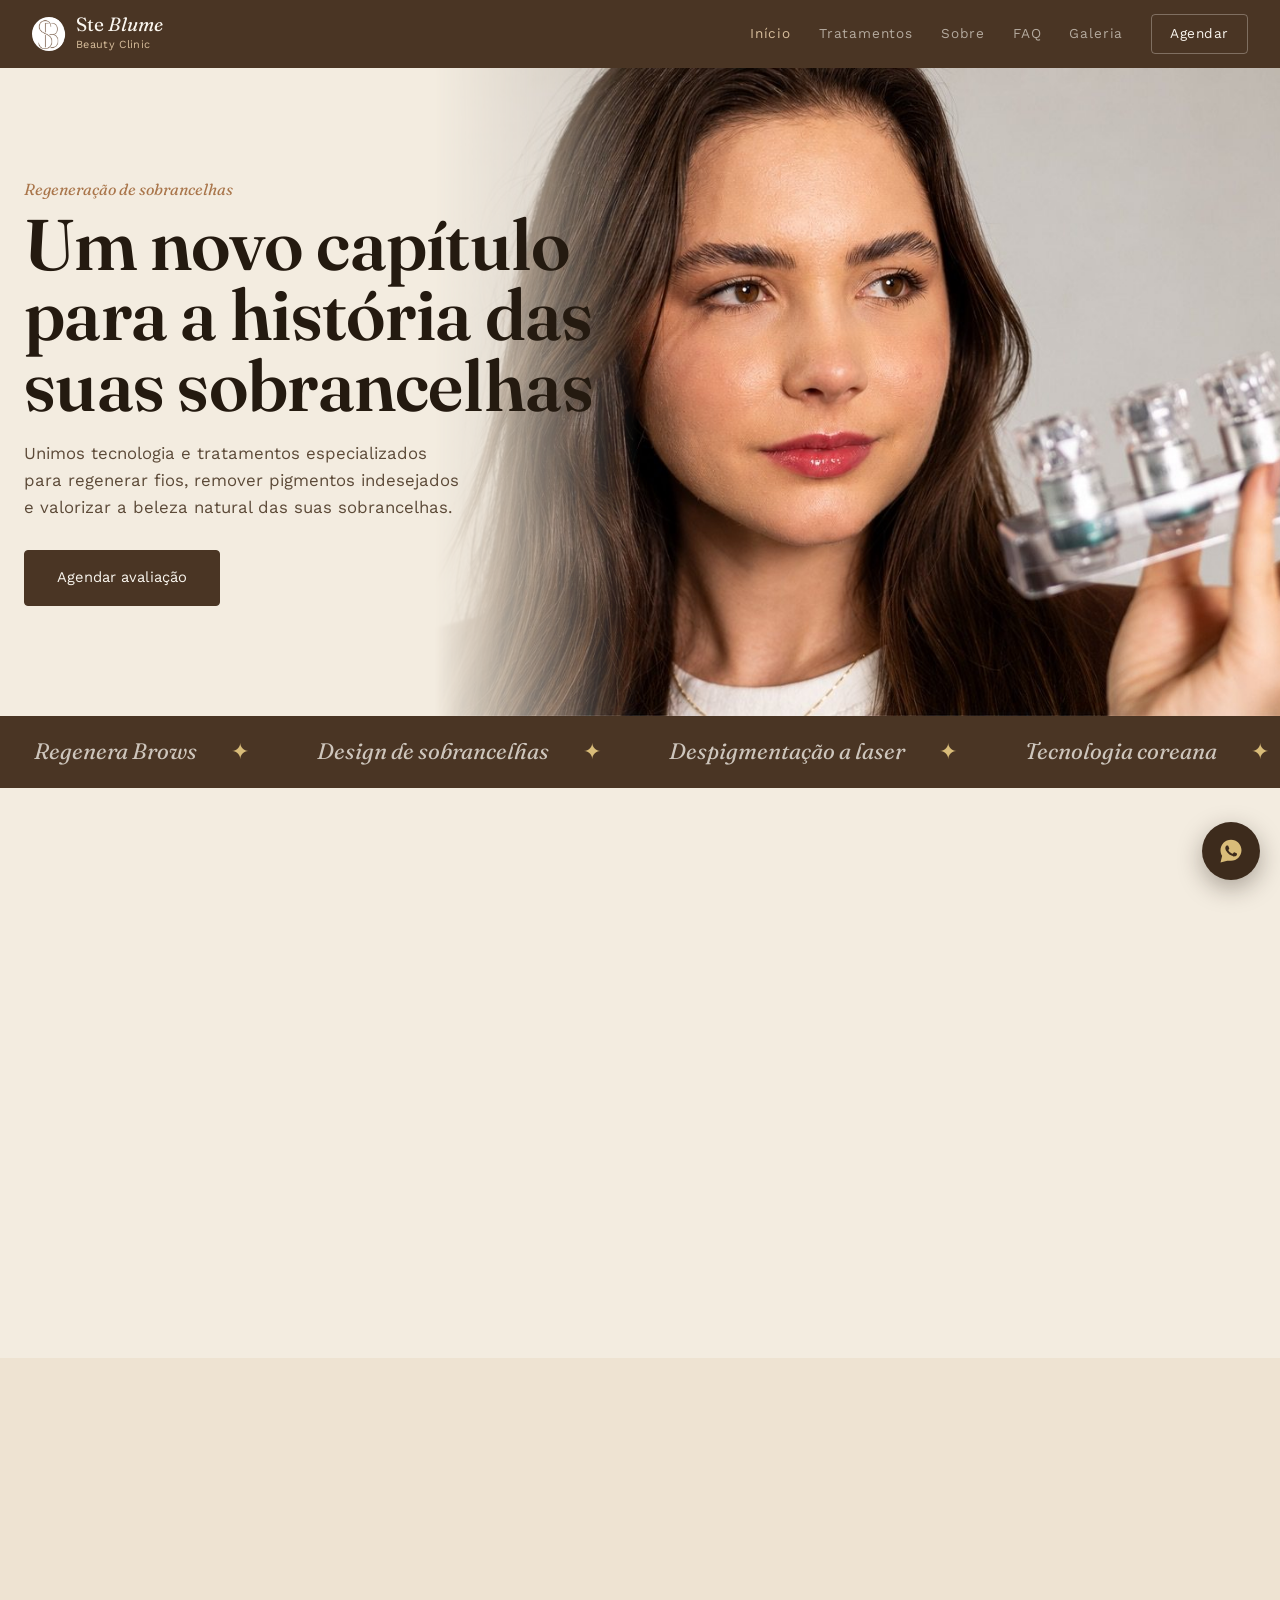
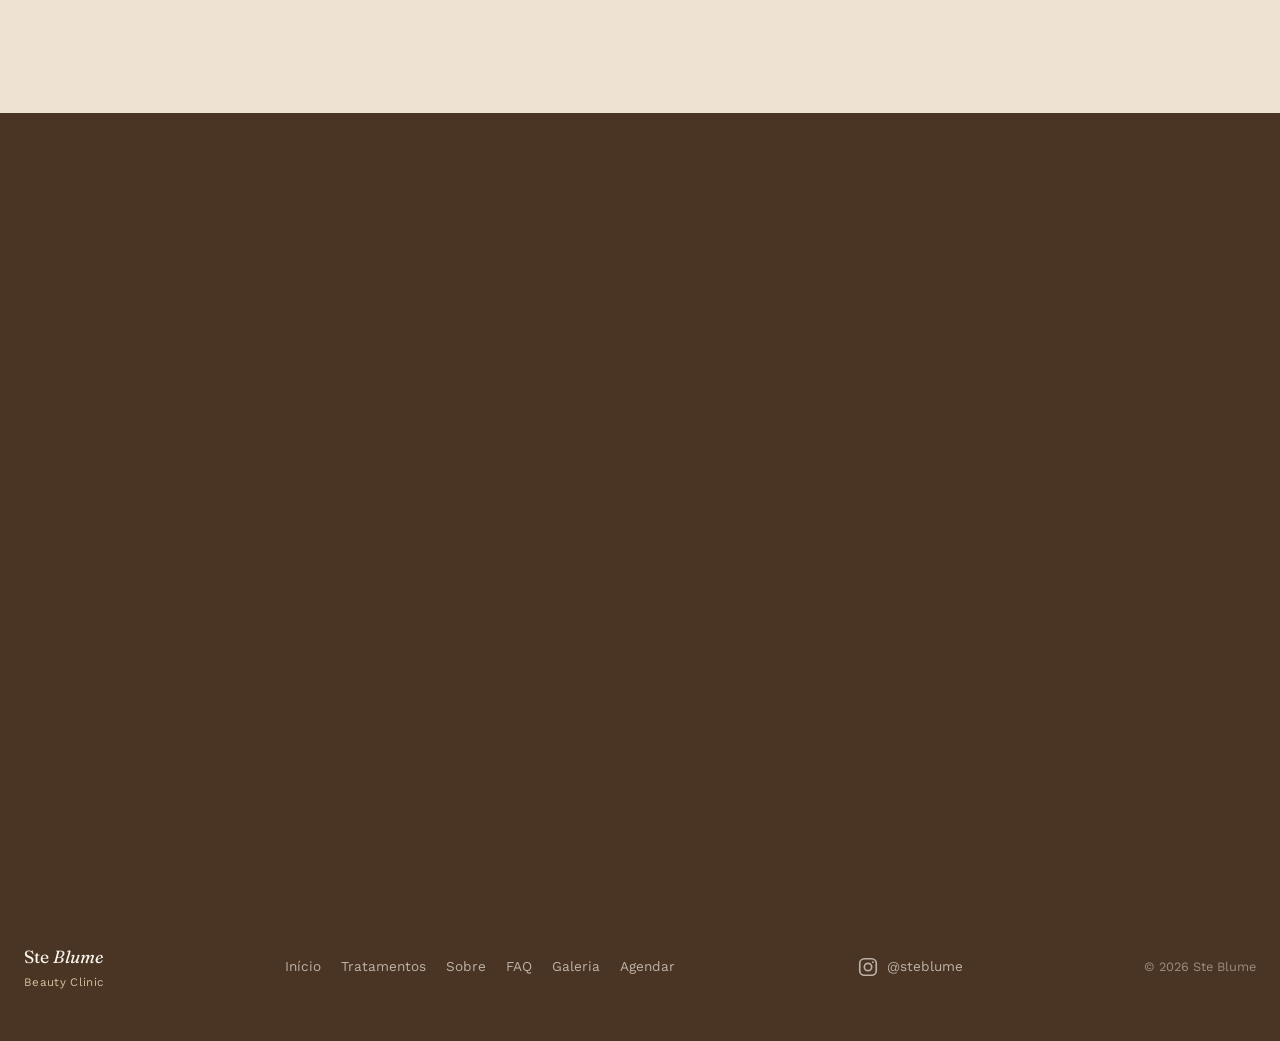
<file: index.html>
<!DOCTYPE html>
<html lang="pt-BR">
<head>
<meta charset="UTF-8">
<meta name="viewport" content="width=device-width, initial-scale=1.0">
<title>Ste Blume — Estética Regenerativa | Tricologia e Sobrancelhas</title>
<meta name="description" content="Clínica de estética regenerativa em Santa Maria de Jetibá — pioneira em despigmentação a laser e regeneração de sobrancelhas nas montanhas capixabas. Diagnóstico capilar e protocolos individualizados.">
<meta property="og:title" content="Ste Blume — Estética Regenerativa">
<meta property="og:description" content="Regeneração e despigmentação de sobrancelhas, com avaliação antes de qualquer protocolo.">
<meta property="og:image" content="logo.png">
<meta property="og:type" content="website">
<link rel="icon" type="image/png" href="logo.png">
<link rel="preconnect" href="https://fonts.googleapis.com">
<link rel="preconnect" href="https://fonts.gstatic.com" crossorigin>
<link href="https://fonts.googleapis.com/css2?family=Fraunces:ital,opsz,wght@0,9..144,300;0,9..144,500;0,9..144,600;0,9..144,700;0,9..144,900;1,9..144,500&family=Work+Sans:wght@300;400;500;600&display=swap" rel="stylesheet">
<link rel="stylesheet" href="styles.css?v=20261113n">
</head>
<body>

<header class="topbar">
  <div class="brand-wrap">
    <a href="index.html" class="brand" aria-label="Ste Blume">
      <img src="logo.png" alt="Logo Ste Blume" width="34" height="34">
      <span><span class="logo">Ste <em>Blume</em></span><span class="tagline">Beauty Clinic</span></span>
    </a>
  </div>
  <nav>
    <a href="index.html" class="active">Início</a>
    <a href="tratamentos.html">Tratamentos</a>
    <a href="sobre.html">Sobre</a>
    <a href="faq.html">FAQ</a>
    <a href="galeria.html">Galeria</a>
  </nav>
  <a href="agendar.html" class="cta">Agendar</a>
</header>
<div class="content">

  <section class="hero-cover hero-cover-capa">
    <div class="hero-cover-photo">
      <img src="img/fotos/capa.jpg" alt="Steffany Bermudes observando os frascos do protocolo de regeneração" class="hero-cover-img">
    </div>
    <div class="hero-cover-overlay"></div>
    <div class="hero-cover-content">
      <div class="hero-kicker">Regeneração de sobrancelhas</div>
      <h1>Um novo capítulo para a história das suas sobrancelhas</h1>
      <p class="hero-sub">Unimos tecnologia e tratamentos especializados para regenerar fios, remover pigmentos indesejados e valorizar a beleza natural das suas sobrancelhas.</p>
      <div class="hero-actions">
        <a href="https://api.whatsapp.com/send?phone=5527998041609&text=Vim%20pelo%20site%20e%20gostaria%20de%20agendar%20uma%20avalia%C3%A7%C3%A3o" target="_blank" rel="noopener" class="btn">Agendar avaliação</a>
      </div>
    </div>
  </section>

    <div class="marquee-band" aria-hidden="true">
    <div class="marquee-track">
      <span>Regenera Brows</span>
      <span>Design de sobrancelhas</span>
      <span>Despigmentação a laser</span>
      <span>Tecnologia coreana</span>
      <span>Regenera Brows</span>
      <span>Design de sobrancelhas</span>
      <span>Despigmentação a laser</span>
      <span>Tecnologia coreana</span>
    </div>
  </div>

  <section class="feature" id="regeneracao">
    <div class="wrap feature-grid">
      <div class="feature-visual reveal">
        <img src="img/fotos/regenera-2.jpg" alt="Regenera Brows: antes e depois, em evolução" class="img-full" width="700" height="700" loading="lazy">
      </div>
      <div class="feature-text reveal">
        <div class="section-label">Mais procurado</div>
        <h2>Regenera Brows</h2>
        <p class="lead-text">Faça sua sobrancelha crescer de novo naturalmente.</p>
        <p>Protocolo de regeneração para sobrancelhas enfraquecidas, falhadas ou que perderam densidade ao longo do tempo.</p>
        <ul class="benefit-list">
          <li><strong>Não é micropigmentação.</strong> Nenhum pigmento é colocado na sua pele.</li>
          <li><strong>Não é transplante.</strong> Nenhum fio é implantado e não há cirurgia.</li>
          <li><strong>Não cobrimos a falha.</strong> Reconstruímos o seu próprio fio.</li>
        </ul>
        <a href="tratamentos.html#regeneracao" class="btn-ghost btn">Saiba mais</a>
      </div>
    </div>
  </section>

  <section class="feature feature-alt feature-reverse" id="despigmentacao">
    <div class="wrap feature-grid">
      <div class="feature-visual reveal">
        <img src="img/fotos/despigmentacao-1.jpg" alt="Antes e depois da despigmentação a laser: sobrancelha e olho" class="img-full" width="700" height="700" loading="lazy">
      </div>
      <div class="feature-text reveal">
        <div class="section-label">Mais procurado</div>
        <h2>Despigmentação a laser</h2>
        <p class="lead-text">Um novo começo para suas sobrancelhas.</p>
        <p>Sua micropigmentação antiga já não combina com você? O pigmento mudou de cor, o desenho perdeu a harmonia ou você deseja renovar completamente suas sobrancelhas?</p>
        <p>A despigmentação a laser é uma tecnologia que auxilia na remoção gradual de pigmentos indesejados, respeitando a integridade da pele e as características de cada caso.</p>
        <a href="tratamentos.html#despigmentacao" class="btn-ghost btn">Saiba mais</a>
      </div>
    </div>
  </section>

  <section class="story" id="steffany">
    <div class="wrap">
      <div class="section-label reveal">Quem vai cuidar de você</div>
      <div class="story-grid">
        <div class="story-visual reveal">
          <img src="img/fotos/steffany-cafe.jpg" alt="Steffany Bermudes sorrindo, de camisa branca, tomando café" class="story-visual-img" style="object-position:50% 30%">
          <div class="story-name"><strong>Steffany Bermudes</strong><span>Ste Blume Beauty Clinic</span></div>
        </div>
        <div class="story-text reveal">
          <p>Nem toda sobrancelha precisa ser igual: a beleza está justamente no que é único.</p>
          <p>São mais de 7 anos de experiência com sobrancelhas e mais de 3 anos dedicados a tratamentos regenerativos. Cada atendimento começa por entender a pele e os fios, para revelar o que já é bonito em cada rosto.</p>
        </div>
      </div>
    </div>
  </section>

  <section class="feature feature-alt feature-reverse" id="clinica">
    <div class="wrap feature-grid">
      <div class="feature-visual reveal">
        <img src="img/fotos/clinica-home.jpg" alt="Recepção da clínica com o letreiro Ste Blume Beauty Clinic" width="1536" height="1024" loading="lazy">
      </div>
      <div class="feature-text reveal">
        <div class="section-label">A clínica</div>
        <h2>Ste Blume</h2>
        <p class="lead-text">A primeira clínica especializada em despigmentação a laser e regeneração de sobrancelhas nas montanhas capixabas.</p>
        <a href="sobre.html" class="btn-ghost btn">Conhecer a história completa</a>
      </div>
    </div>
  </section>

  <section class="contact" id="contato">
    <div class="wrap">
      <div class="contact-banner">
        <div class="contact-photo reveal">
          <img src="img/fotos/avaliacao.jpg" alt="Steffany realizando a avaliação da sobrancelha de uma cliente" class="contact-photo-img" loading="lazy">
        </div>
        <div class="contact-text">
          <div class="section-label reveal">Vamos conversar</div>
          <h2 class="reveal">Vamos cuidar do seu olhar</h2>
          <p class="reveal">Agende sua avaliação e descubra o protocolo ideal para a saúde das suas sobrancelhas.</p>
          <a href="https://api.whatsapp.com/send?phone=5527998041609&text=Vim%20pelo%20site%20e%20gostaria%20de%20agendar%20uma%20avalia%C3%A7%C3%A3o" target="_blank" rel="noopener" class="btn btn-arrow reveal">
            <span class="arrow">›</span> Agendar avaliação
          </a>
        </div>
      </div>
      <div class="info-grid">
        <div class="info-cell reveal">
          <span class="label">Endereço</span>
          <p>Av. Frederico Grulke, 361 — Centro<br>Santa Maria de Jetibá - ES</p>
          <a href="https://www.google.com/maps/search/?api=1&query=Av.+Frederico+Grulke%2C+361%2C+Centro%2C+Santa+Maria+de+Jetib%C3%A1+-+ES" target="_blank" rel="noopener" class="map-link">Como chegar ›</a>
        </div>
        <div class="info-cell reveal">
          <span class="label">Horário</span>
          <p>Segunda a sábado<br>Somente com horário marcado</p>
        </div>
        <div class="info-cell reveal">
          <span class="label">Contato</span>
          <p>(27) 99804-1609 · @steblume</p>
        </div>
      </div>
    </div>
  </section>

  <footer>
    <div class="footer-row">
      <div>
        <div class="logo">Ste <em>Blume</em></div>
        <div class="footer-tagline">Beauty Clinic</div>
      </div>
      <div class="footer-links">
        <a href="index.html">Início</a>
        <a href="tratamentos.html">Tratamentos</a>
        <a href="sobre.html">Sobre</a>
        <a href="faq.html">FAQ</a>
        <a href="galeria.html">Galeria</a>
        <a href="agendar.html">Agendar</a>
      </div>
      <a class="footer-ig" href="https://www.instagram.com/steblume/" target="_blank" rel="noopener" aria-label="Instagram da Ste Blume"><svg viewBox="0 0 24 24" fill="none" stroke="currentColor" stroke-width="1.8" stroke-linecap="round" stroke-linejoin="round" aria-hidden="true"><rect x="3" y="3" width="18" height="18" rx="5"/><circle cx="12" cy="12" r="4"/><circle cx="17.3" cy="6.7" r="1" fill="currentColor" stroke="none"/></svg><span>@steblume</span></a>
      <div class="footer-note">© 2026 Ste Blume</div>
    </div>
  </footer>

</div>

<a class="wa-float" href="https://api.whatsapp.com/send?phone=5527998041609&text=Ol%C3%A1!%20Vim%20pelo%20site%20da%20Ste%20Blume%20e%20gostaria%20de%20saber%20mais%20%F0%9F%98%8A" target="_blank" rel="noopener" aria-label="Falar no WhatsApp">
  <svg viewBox="0 0 32 32" fill="none" xmlns="http://www.w3.org/2000/svg">
    <path d="M16 3C9.373 3 4 8.373 4 15c0 2.386.694 4.611 1.892 6.487L4 29l7.72-1.855A11.93 11.93 0 0 0 16 27c6.627 0 12-5.373 12-12S22.627 3 16 3z" fill="#D9BC79"/>
    <path d="M22.2 18.55c-.33-.165-1.94-.955-2.24-1.065-.3-.11-.52-.165-.74.165-.22.33-.85 1.065-1.04 1.285-.19.22-.38.245-.71.08-.33-.165-1.39-.51-2.65-1.63-.98-.87-1.64-1.95-1.83-2.28-.19-.33-.02-.51.14-.675.145-.145.33-.38.49-.57.165-.19.22-.33.33-.55.11-.22.055-.41-.03-.575-.08-.165-.74-1.78-1.01-2.44-.265-.64-.54-.55-.74-.56-.19-.01-.41-.01-.63-.01-.22 0-.575.08-.875.41-.3.33-1.15 1.125-1.15 2.745 0 1.62 1.18 3.185 1.345 3.405.165.22 2.32 3.545 5.62 4.97.785.34 1.4.545 1.88.695.79.25 1.51.215 2.08.13.635-.095 1.94-.79 2.215-1.555.275-.765.275-1.42.19-1.555-.08-.14-.3-.22-.63-.385z" fill="#3D2B1C"/>
  </svg>
</a>

<script src="script.js?v=20261113n"></script>
</body>
</html>
</file>
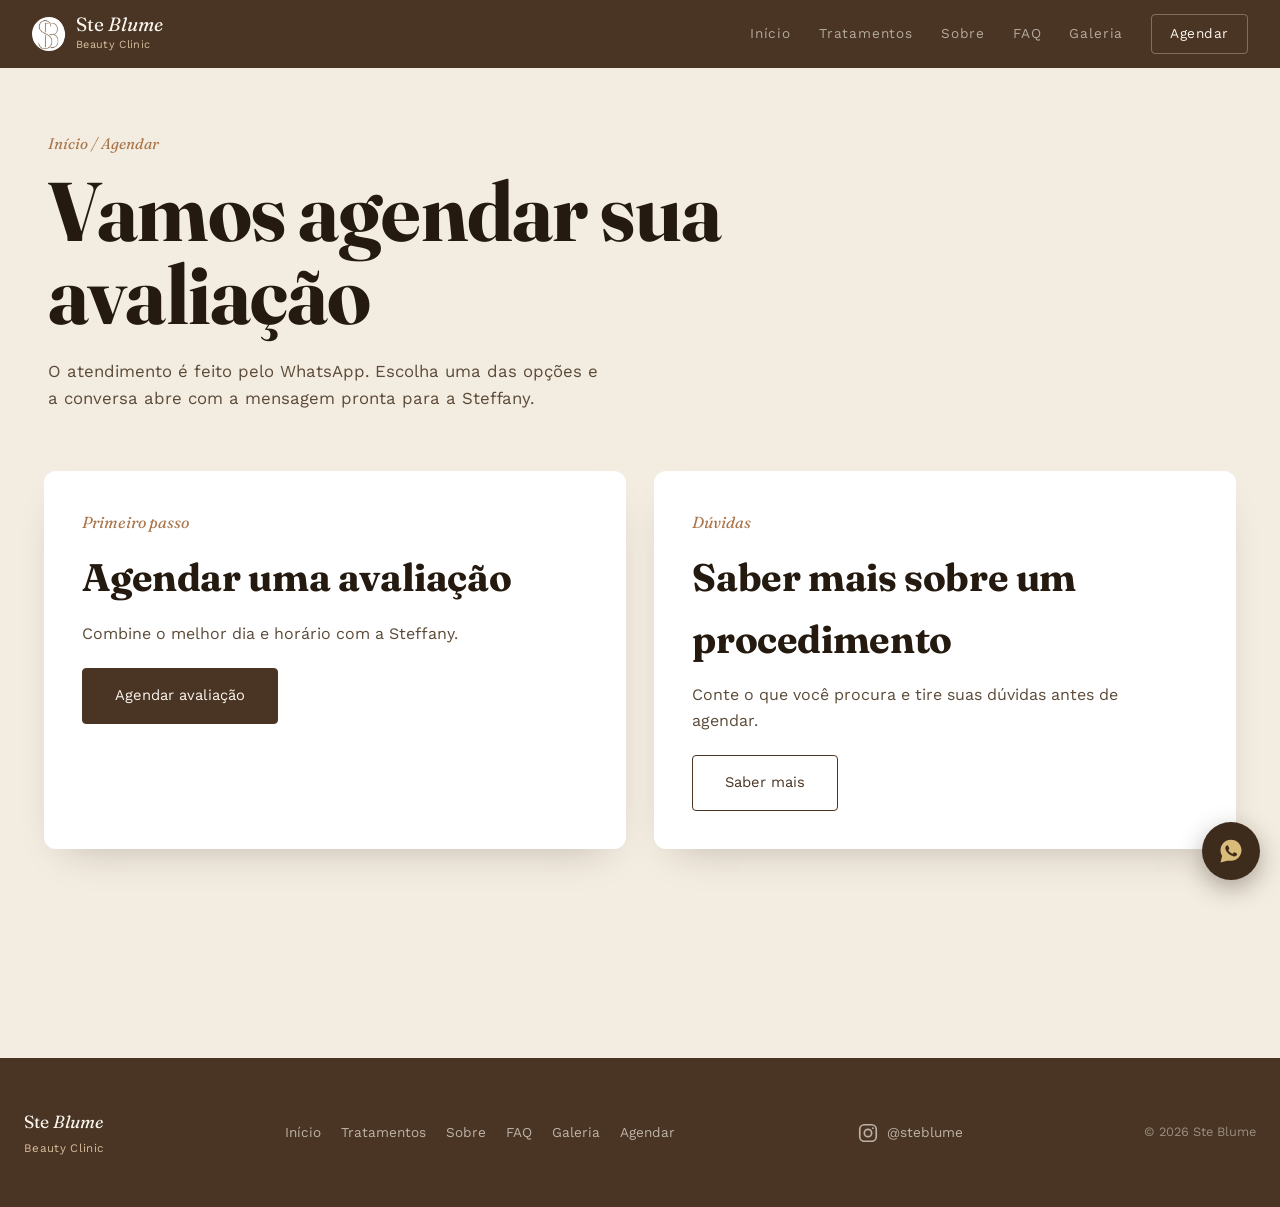
<file: agendar.html>
<!DOCTYPE html>
<html lang="pt-BR">
<head>
<meta charset="UTF-8">
<meta name="viewport" content="width=device-width, initial-scale=1.0">
<title>Agendar Avaliação — Ste Blume</title>
<meta name="description" content="Agende sua avaliação na Ste Blume pelo WhatsApp ou tire dúvidas sobre os procedimentos.">
<meta property="og:title" content="Agendar Avaliação — Ste Blume">
<meta property="og:description" content="Agende sua avaliação de tricologia e regeneração de sobrancelhas pelo WhatsApp.">
<meta property="og:image" content="logo.png">
<meta property="og:type" content="website">
<link rel="icon" type="image/png" href="logo.png">
<link rel="preconnect" href="https://fonts.googleapis.com">
<link rel="preconnect" href="https://fonts.gstatic.com" crossorigin>
<link href="https://fonts.googleapis.com/css2?family=Fraunces:ital,opsz,wght@0,9..144,300;0,9..144,500;0,9..144,600;0,9..144,700;0,9..144,900;1,9..144,500&family=Work+Sans:wght@300;400;500;600&display=swap" rel="stylesheet">
<link rel="stylesheet" href="styles.css?v=20261113n">
</head>
<body>

<header class="topbar">
  <div class="brand-wrap">
    <a href="index.html" class="brand" aria-label="Ste Blume">
      <img src="logo.png" alt="Logo Ste Blume" width="34" height="34">
      <span><span class="logo">Ste <em>Blume</em></span><span class="tagline">Beauty Clinic</span></span>
    </a>
  </div>
  <nav>
    <a href="index.html">Início</a>
    <a href="tratamentos.html">Tratamentos</a>
    <a href="sobre.html">Sobre</a>
    <a href="faq.html">FAQ</a>
    <a href="galeria.html">Galeria</a>
  </nav>
  <a href="agendar.html" class="cta">Agendar</a>
</header>
<div class="content">

  <section class="page-hero">
    <div class="wrap reveal">
      <div class="breadcrumb"><a href="index.html">Início</a> / Agendar</div>
      <h1>Vamos agendar sua avaliação</h1>
      <p>O atendimento é feito pelo WhatsApp. Escolha uma das opções e a conversa abre com a mensagem pronta para a Steffany.</p>
    </div>
  </section>

  <section>
    <div class="wrap">
      <div class="choice-grid">
        <div class="choice reveal">
          <div class="section-label">Primeiro passo</div>
          <h2>Agendar uma avaliação</h2>
          <p>Combine o melhor dia e horário com a Steffany.</p>
          <a href="https://api.whatsapp.com/send?phone=5527998041609&text=Vim%20pelo%20site%20e%20gostaria%20de%20agendar%20uma%20avalia%C3%A7%C3%A3o" target="_blank" rel="noopener" class="btn">Agendar avaliação</a>
        </div>
        <div class="choice reveal">
          <div class="section-label">Dúvidas</div>
          <h2>Saber mais sobre um procedimento</h2>
          <p>Conte o que você procura e tire suas dúvidas antes de agendar.</p>
          <a href="https://api.whatsapp.com/send?phone=5527998041609&text=Vim%20pelo%20site%20e%20gostaria%20de%20saber%20mais%20sobre%20o%20procedimento" target="_blank" rel="noopener" class="btn-ghost btn">Saber mais</a>
        </div>
      </div>

      <div class="address-line reveal">
        <span class="label">Endereço</span>
        <p>Av. Frederico Grulke, 361 — Centro, Santa Maria de Jetibá - ES</p>
        <a href="https://www.google.com/maps/search/?api=1&query=Av.+Frederico+Grulke%2C+361%2C+Centro%2C+Santa+Maria+de+Jetib%C3%A1+-+ES" target="_blank" rel="noopener" class="map-link">Como chegar ›</a>
      </div>
    </div>
  </section>

  <footer>
    <div class="footer-row">
      <div>
        <div class="logo">Ste <em>Blume</em></div>
        <div class="footer-tagline">Beauty Clinic</div>
      </div>
      <div class="footer-links">
        <a href="index.html">Início</a>
        <a href="tratamentos.html">Tratamentos</a>
        <a href="sobre.html">Sobre</a>
        <a href="faq.html">FAQ</a>
        <a href="galeria.html">Galeria</a>
        <a href="agendar.html">Agendar</a>
      </div>
      <a class="footer-ig" href="https://www.instagram.com/steblume/" target="_blank" rel="noopener" aria-label="Instagram da Ste Blume"><svg viewBox="0 0 24 24" fill="none" stroke="currentColor" stroke-width="1.8" stroke-linecap="round" stroke-linejoin="round" aria-hidden="true"><rect x="3" y="3" width="18" height="18" rx="5"/><circle cx="12" cy="12" r="4"/><circle cx="17.3" cy="6.7" r="1" fill="currentColor" stroke="none"/></svg><span>@steblume</span></a>
      <div class="footer-note">© 2026 Ste Blume</div>
    </div>
  </footer>

</div>

<a class="wa-float" href="https://api.whatsapp.com/send?phone=5527998041609&text=Ol%C3%A1!%20Vim%20pelo%20site%20da%20Ste%20Blume%20e%20gostaria%20de%20saber%20mais%20%F0%9F%98%8A" target="_blank" rel="noopener" aria-label="Falar no WhatsApp">
  <svg viewBox="0 0 32 32" fill="none" xmlns="http://www.w3.org/2000/svg">
    <path d="M16 3C9.373 3 4 8.373 4 15c0 2.386.694 4.611 1.892 6.487L4 29l7.72-1.855A11.93 11.93 0 0 0 16 27c6.627 0 12-5.373 12-12S22.627 3 16 3z" fill="#D9BC79"/>
    <path d="M22.2 18.55c-.33-.165-1.94-.955-2.24-1.065-.3-.11-.52-.165-.74.165-.22.33-.85 1.065-1.04 1.285-.19.22-.38.245-.71.08-.33-.165-1.39-.51-2.65-1.63-.98-.87-1.64-1.95-1.83-2.28-.19-.33-.02-.51.14-.675.145-.145.33-.38.49-.57.165-.19.22-.33.33-.55.11-.22.055-.41-.03-.575-.08-.165-.74-1.78-1.01-2.44-.265-.64-.54-.55-.74-.56-.19-.01-.41-.01-.63-.01-.22 0-.575.08-.875.41-.3.33-1.15 1.125-1.15 2.745 0 1.62 1.18 3.185 1.345 3.405.165.22 2.32 3.545 5.62 4.97.785.34 1.4.545 1.88.695.79.25 1.51.215 2.08.13.635-.095 1.94-.79 2.215-1.555.275-.765.275-1.42.19-1.555-.08-.14-.3-.22-.63-.385z" fill="#3D2B1C"/>
  </svg>
</a>

<script src="script.js?v=20261113n"></script>
</body>
</html>
</file>
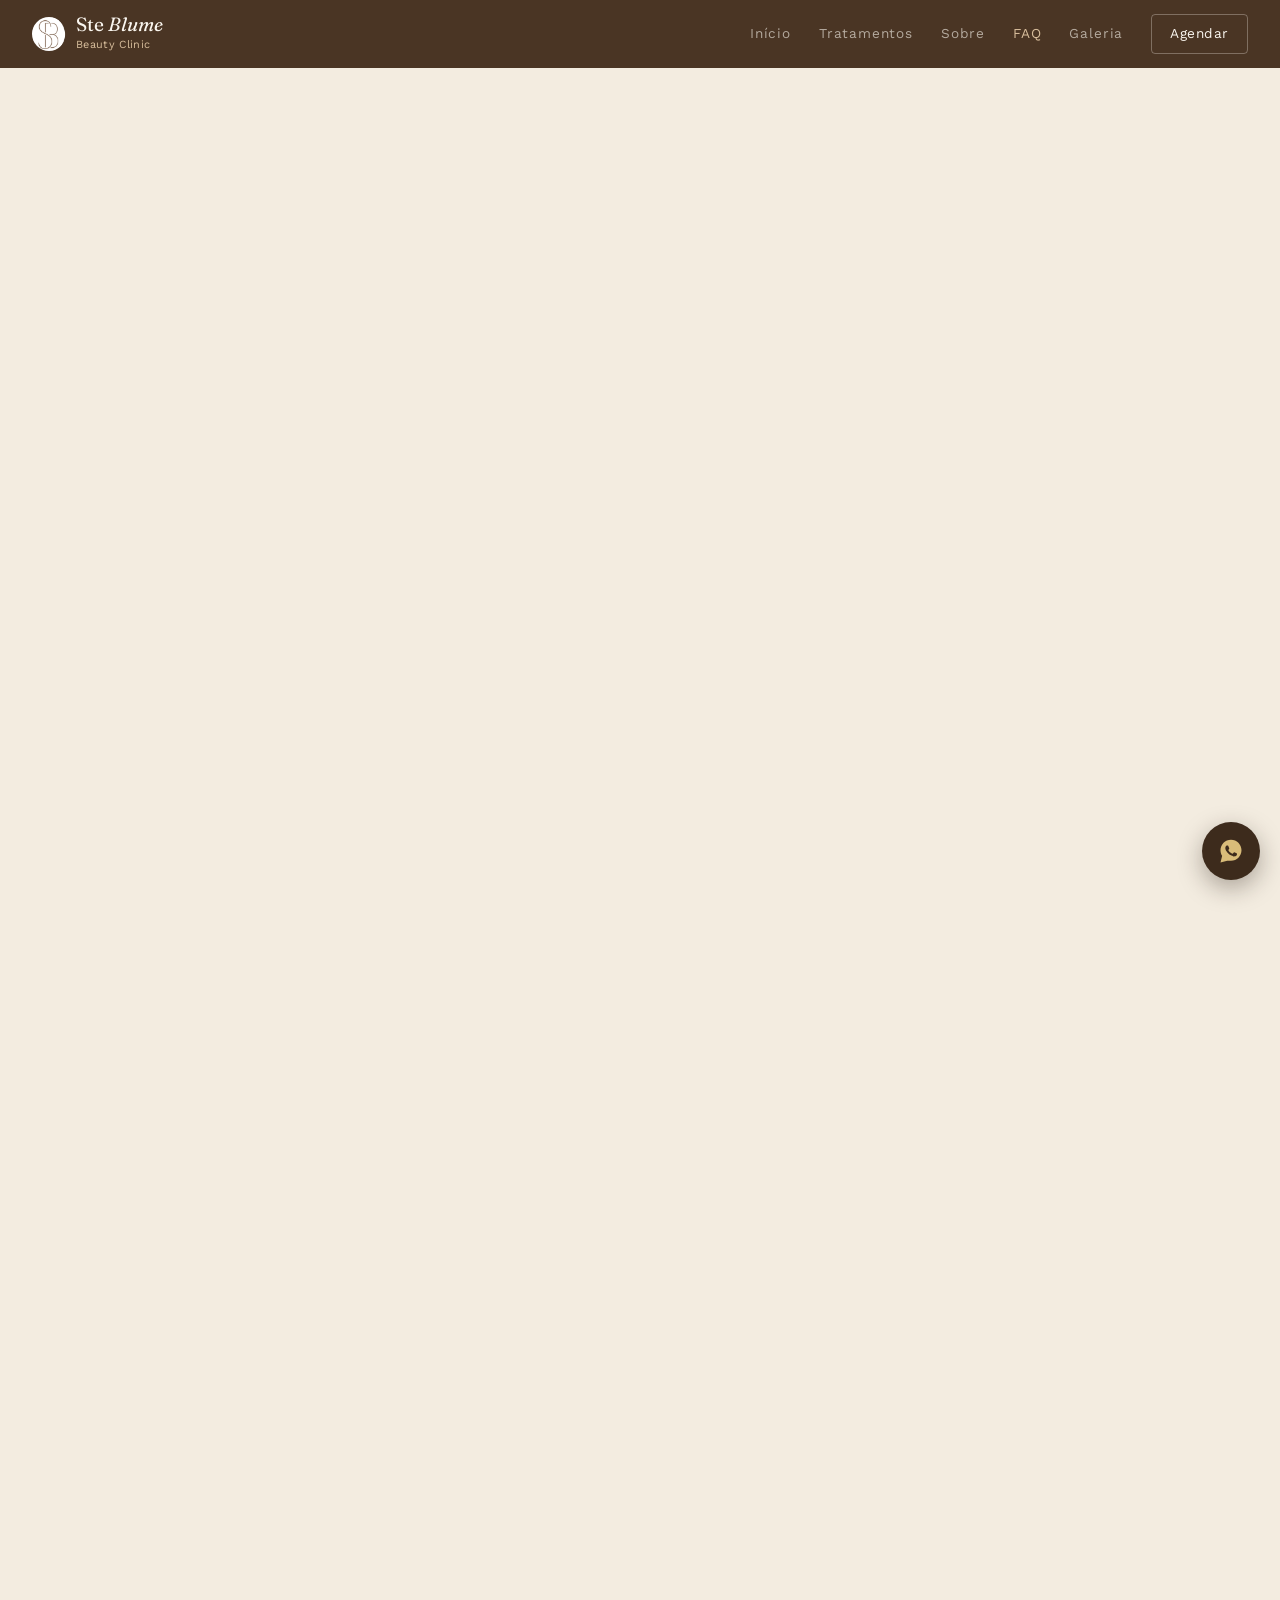
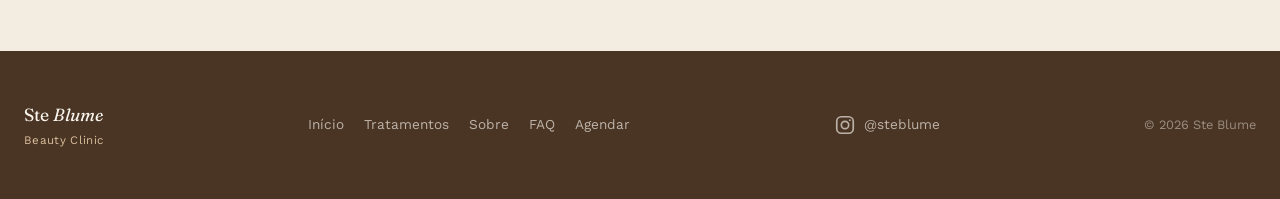
<file: faq.html>
<!DOCTYPE html>
<html lang="pt-BR">
<head>
<meta charset="UTF-8">
<meta name="viewport" content="width=device-width, initial-scale=1.0">
<title>Perguntas Frequentes — Ste Blume</title>
<meta name="description" content="Tire suas dúvidas sobre os tratamentos de tricologia e regeneração de sobrancelhas da Ste Blume.">
<meta property="og:title" content="Perguntas Frequentes — Ste Blume">
<meta property="og:description" content="Dúvidas comuns sobre diagnóstico, Regenera Brows e cuidados.">
<meta property="og:image" content="logo.png">
<meta property="og:type" content="website">
<link rel="icon" type="image/png" href="logo.png">
<link rel="preconnect" href="https://fonts.googleapis.com">
<link rel="preconnect" href="https://fonts.gstatic.com" crossorigin>
<link href="https://fonts.googleapis.com/css2?family=Fraunces:ital,opsz,wght@0,9..144,300;0,9..144,500;0,9..144,600;0,9..144,700;0,9..144,900;1,9..144,500&family=Work+Sans:wght@300;400;500;600&display=swap" rel="stylesheet">
<link rel="stylesheet" href="styles.css?v=20261113n">
</head>
<body>

<header class="topbar">
  <div class="brand-wrap">
    <a href="index.html" class="brand" aria-label="Ste Blume">
      <img src="logo.png" alt="Logo Ste Blume" width="34" height="34">
      <span><span class="logo">Ste <em>Blume</em></span><span class="tagline">Beauty Clinic</span></span>
    </a>
  </div>
  <nav>
    <a href="index.html">Início</a>
    <a href="tratamentos.html">Tratamentos</a>
    <a href="sobre.html">Sobre</a>
    <a href="faq.html" class="active">FAQ</a>
    <a href="galeria.html">Galeria</a>
  </nav>
  <a href="agendar.html" class="cta">Agendar</a>
</header>
<div class="content">

  <section class="page-hero">
    <div class="wrap reveal">
      <div class="breadcrumb"><a href="index.html">Início</a> / FAQ</div>
      <h1>Perguntas frequentes</h1>
      <p>Reunimos as dúvidas mais comuns sobre os tratamentos. Não encontrou sua resposta? Fale com a gente no WhatsApp.</p>
    </div>
  </section>

  <section class="faq-section">
    <div class="wrap faq-layout">

      <aside class="faq-aside reveal">
        <div class="faq-aside-card">
          <svg class="faq-aside-arch" viewBox="0 0 180 60" aria-hidden="true"><path d="M6 50C40 6 140 6 174 50"/></svg>
          <p class="faq-quote">"A avaliação personalizada é sempre o primeiro passo."</p>
          <p class="faq-aside-text">Cada pele e cada fio contam uma história diferente. Se a sua dúvida não estiver aqui, a Steffany responde pessoalmente.</p>
          <a href="https://api.whatsapp.com/send?phone=5527998041609&text=Ol%C3%A1!%20Vim%20pelo%20site%20da%20Ste%20Blume%20e%20estou%20com%20uma%20d%C3%BAvida%20%F0%9F%98%8A" target="_blank" rel="noopener" class="btn">Tirar dúvida no WhatsApp</a>
          <a href="agendar.html" class="faq-aside-link">ou agende sua avaliação ›</a>
        </div>
      </aside>

      <div class="faq-groups">

        <div class="faq-group">
          <h2 class="faq-group-title reveal"><span>01</span> Antes de começar</h2>
          <div class="faq-list">
            <details class="faq-item reveal">
              <summary><span class="faq-num">01</span><span class="faq-q">Preciso fazer a avaliação antes de tudo?</span></summary>
              <p class="faq-answer">Sim. Na avaliação, a pele e os fios são observados de perto com microcâmera. É ela que mostra a causa das falhas e define qual caminho realmente vai funcionar para você.</p>
            </details>
            <details class="faq-item reveal">
              <summary><span class="faq-num">02</span><span class="faq-q">Já fiz micropigmentação antiga. Posso tratar?</span></summary>
              <p class="faq-answer">Pode, e esse é um dos casos mais comuns. Quando procedimentos antigos deixaram a pele danificada ou com pigmento acumulado, o tratamento começa pela despigmentação a laser. Com a pele recuperada, entramos com a regeneração dos fios.</p>
            </details>
            <details class="faq-item reveal">
              <summary><span class="faq-num">03</span><span class="faq-q">Vocês atendem quem nunca fez nenhum procedimento?</span></summary>
              <p class="faq-answer">Sim. É um ótimo ponto de partida, porque a avaliação consegue ver a saúde dos fios sem interferência de procedimentos anteriores.</p>
            </details>
            <details class="faq-item reveal">
              <summary><span class="faq-num">04</span><span class="faq-q">É seguro? Existem contraindicações?</span></summary>
              <p class="faq-answer">Algumas condições de saúde podem exigir ajustes no protocolo. Por isso, tudo é conversado e avaliado antes de qualquer procedimento.</p>
            </details>
          </div>
        </div>

        <div class="faq-group">
          <h2 class="faq-group-title reveal"><span>02</span> Durante o tratamento</h2>
          <div class="faq-list">
            <details class="faq-item reveal">
              <summary><span class="faq-num">05</span><span class="faq-q">O tratamento dói?</span></summary>
              <p class="faq-answer">A maioria dos procedimentos causa apenas um leve desconforto. A sensibilidade de cada pessoa é considerada antes de começar.</p>
            </details>
            <details class="faq-item reveal">
              <summary><span class="faq-num">06</span><span class="faq-q">Em quanto tempo vejo resultado?</span></summary>
              <p class="faq-answer">Depende de cada pele e de cada plano. Em alguns casos, poucas sessões de reparação já deixam a pele mais uniforme e os fios mais nutridos. Na avaliação, você recebe uma expectativa realista para o seu caso.</p>
            </details>
            <details class="faq-item reveal">
              <summary><span class="faq-num">07</span><span class="faq-q">A sobrancelha vai ficar marcada ou artificial?</span></summary>
              <p class="faq-answer">Não. A proposta é o oposto: fios finíssimos, com cor e caimento que se misturam aos seus pelos naturais. Nada de molde padrão. Cada sobrancelha é pensada para o seu rosto.</p>
            </details>
            <details class="faq-item reveal">
              <summary><span class="faq-num">08</span><span class="faq-q">Como funciona o cuidado em casa entre as sessões?</span></summary>
              <p class="faq-answer">Você recebe orientações e, quando indicado, produtos da linha Regenera Brows para manter a saúde dos fios e prolongar o resultado.</p>
            </details>
          </div>
        </div>

        <div class="faq-group">
          <h2 class="faq-group-title reveal"><span>03</span> Agendamento</h2>
          <div class="faq-list">
            <details class="faq-item reveal">
              <summary><span class="faq-num">09</span><span class="faq-q">Como faço para agendar uma avaliação?</span></summary>
              <p class="faq-answer">Na página <a href="agendar.html">Agendar</a>, escolha a opção de agendar uma avaliação. O WhatsApp abre com a mensagem pronta para a Steffany, e vocês combinam o melhor dia e horário.</p>
            </details>
            <details class="faq-item reveal">
              <summary><span class="faq-num">10</span><span class="faq-q">Quais são os dias e horários de atendimento?</span></summary>
              <p class="faq-answer">De segunda a sábado, sempre com horário marcado. O melhor horário é combinado com a Steffany pelo WhatsApp.</p>
            </details>
          </div>
        </div>

      </div>
    </div>
  </section>

  <footer>
    <div class="footer-row">
      <div>
        <div class="logo">Ste <em>Blume</em></div>
        <div class="footer-tagline">Beauty Clinic</div>
      </div>
      <div class="footer-links">
        <a href="index.html">Início</a>
        <a href="tratamentos.html">Tratamentos</a>
        <a href="sobre.html">Sobre</a>
        <a href="faq.html">FAQ</a>
        <a href="agendar.html">Agendar</a>
      </div>
      <a class="footer-ig" href="https://www.instagram.com/steblume/" target="_blank" rel="noopener" aria-label="Instagram da Ste Blume"><svg viewBox="0 0 24 24" fill="none" stroke="currentColor" stroke-width="1.8" stroke-linecap="round" stroke-linejoin="round" aria-hidden="true"><rect x="3" y="3" width="18" height="18" rx="5"/><circle cx="12" cy="12" r="4"/><circle cx="17.3" cy="6.7" r="1" fill="currentColor" stroke="none"/></svg><span>@steblume</span></a>
      <div class="footer-note">© 2026 Ste Blume</div>
    </div>
  </footer>

</div>

<a class="wa-float" href="https://api.whatsapp.com/send?phone=5527998041609&text=Ol%C3%A1!%20Vim%20pelo%20site%20da%20Ste%20Blume%20e%20gostaria%20de%20saber%20mais%20%F0%9F%98%8A" target="_blank" rel="noopener" aria-label="Falar no WhatsApp">
  <svg viewBox="0 0 32 32" fill="none" xmlns="http://www.w3.org/2000/svg">
    <path d="M16 3C9.373 3 4 8.373 4 15c0 2.386.694 4.611 1.892 6.487L4 29l7.72-1.855A11.93 11.93 0 0 0 16 27c6.627 0 12-5.373 12-12S22.627 3 16 3z" fill="#D9BC79"/>
    <path d="M22.2 18.55c-.33-.165-1.94-.955-2.24-1.065-.3-.11-.52-.165-.74.165-.22.33-.85 1.065-1.04 1.285-.19.22-.38.245-.71.08-.33-.165-1.39-.51-2.65-1.63-.98-.87-1.64-1.95-1.83-2.28-.19-.33-.02-.51.14-.675.145-.145.33-.38.49-.57.165-.19.22-.33.33-.55.11-.22.055-.41-.03-.575-.08-.165-.74-1.78-1.01-2.44-.265-.64-.54-.55-.74-.56-.19-.01-.41-.01-.63-.01-.22 0-.575.08-.875.41-.3.33-1.15 1.125-1.15 2.745 0 1.62 1.18 3.185 1.345 3.405.165.22 2.32 3.545 5.62 4.97.785.34 1.4.545 1.88.695.79.25 1.51.215 2.08.13.635-.095 1.94-.79 2.215-1.555.275-.765.275-1.42.19-1.555-.08-.14-.3-.22-.63-.385z" fill="#3D2B1C"/>
  </svg>
</a>

<script src="script.js?v=20261113n"></script>
</body>
</html>
</file>
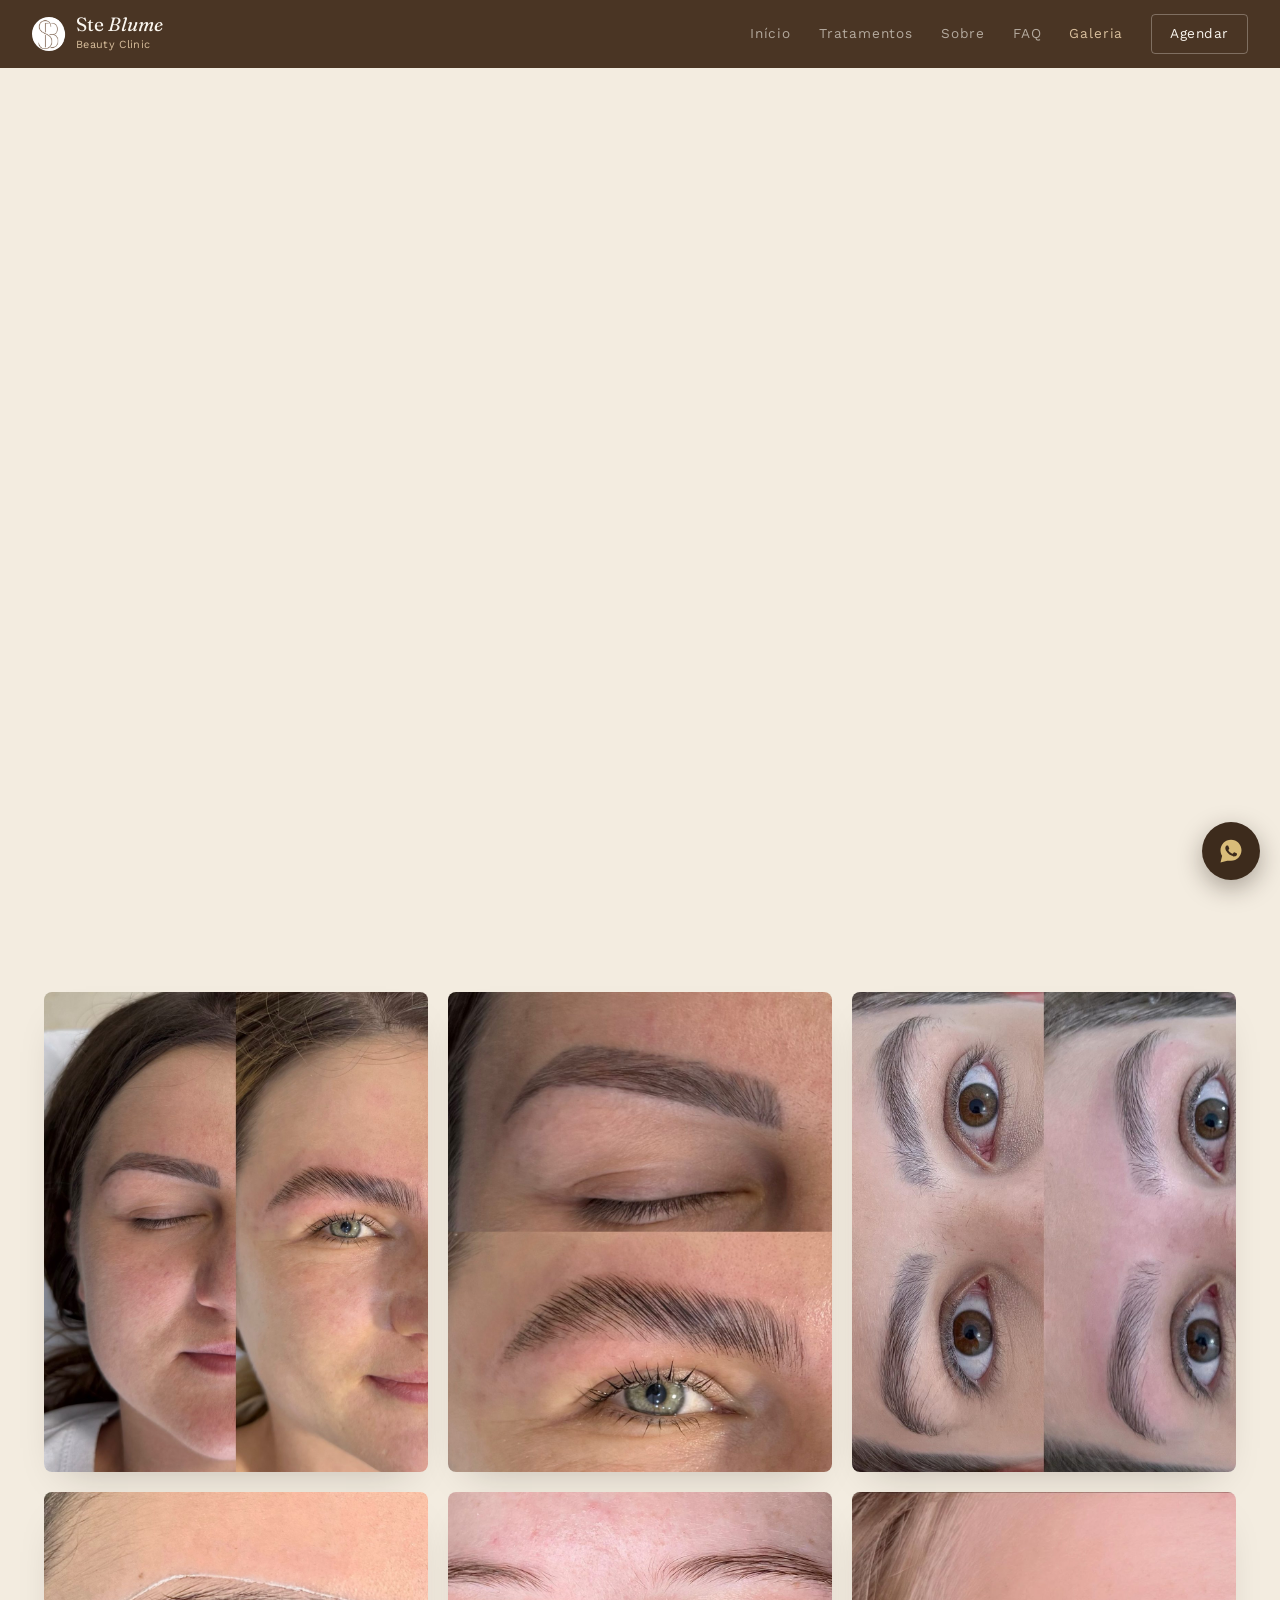
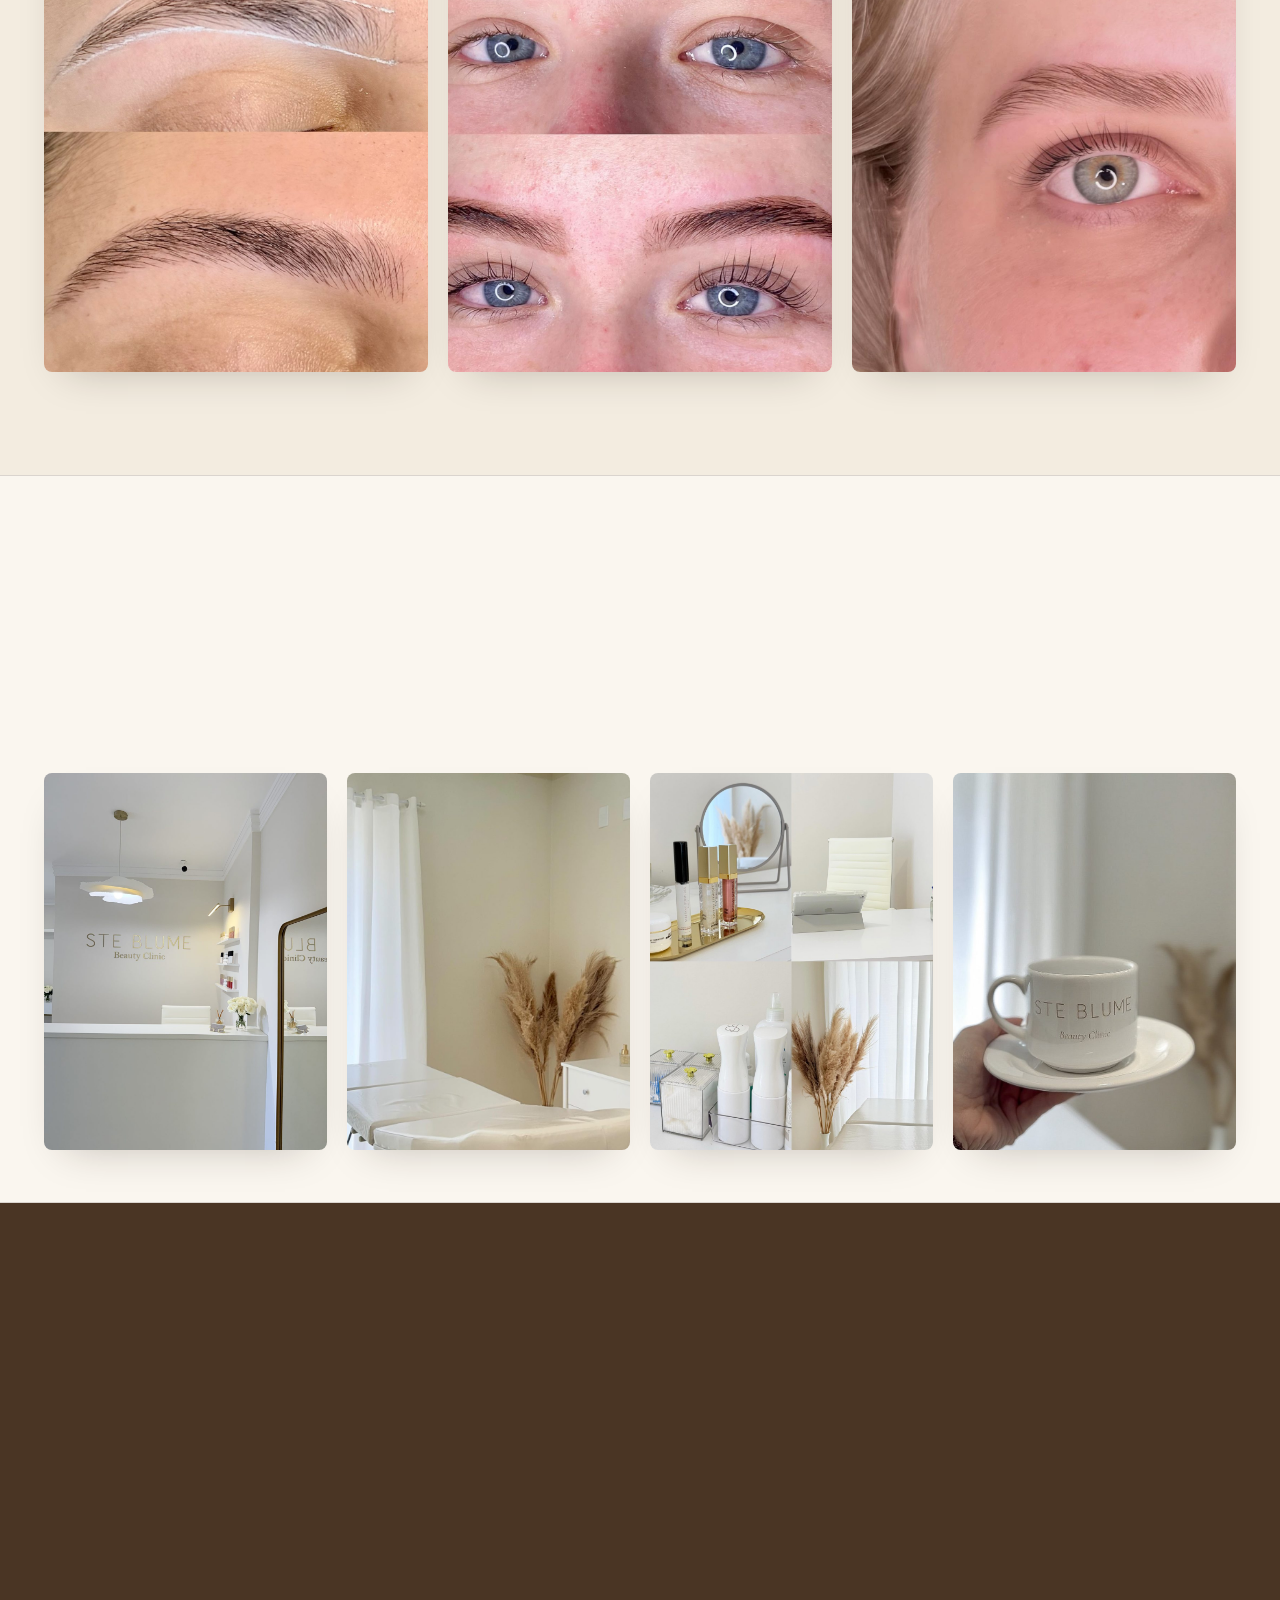
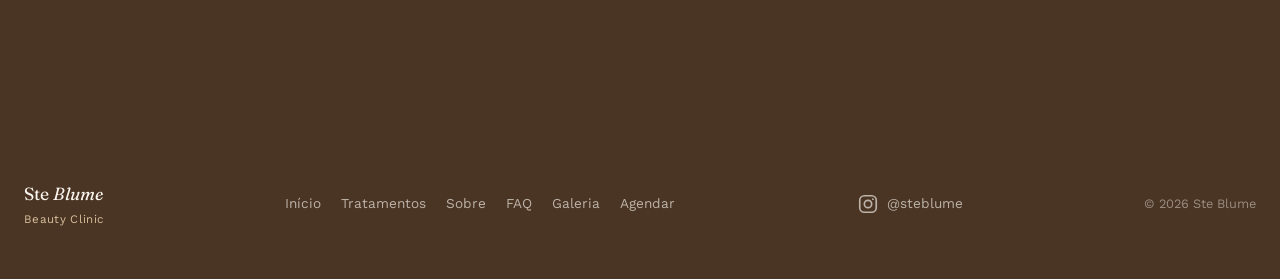
<file: galeria.html>
<!DOCTYPE html>
<html lang="pt-BR">
<head>
<meta charset="UTF-8">
<meta name="viewport" content="width=device-width, initial-scale=1.0">
<title>Galeria — Ste Blume</title>
<meta name="description" content="Procedimentos e o espaço da Ste Blume em Santa Maria de Jetibá.">
<meta property="og:title" content="Galeria — Ste Blume">
<meta property="og:description" content="Procedimentos e o espaço onde o trabalho acontece.">
<meta property="og:image" content="logo.png">
<meta property="og:type" content="website">
<link rel="icon" type="image/png" href="logo.png">
<link rel="preconnect" href="https://fonts.googleapis.com">
<link rel="preconnect" href="https://fonts.gstatic.com" crossorigin>
<link href="https://fonts.googleapis.com/css2?family=Fraunces:ital,opsz,wght@0,9..144,300;0,9..144,500;0,9..144,600;0,9..144,700;0,9..144,900;1,9..144,500&family=Work+Sans:wght@300;400;500;600&display=swap" rel="stylesheet">
<link rel="stylesheet" href="styles.css?v=20261113n">
</head>
<body>

<header class="topbar">
  <div class="brand-wrap">
    <a href="index.html" class="brand" aria-label="Ste Blume">
      <img src="logo.png" alt="Logo Ste Blume" width="34" height="34">
      <span><span class="logo">Ste <em>Blume</em></span><span class="tagline">Beauty Clinic</span></span>
    </a>
  </div>
  <nav>
    <a href="index.html">Início</a>
    <a href="tratamentos.html">Tratamentos</a>
    <a href="sobre.html">Sobre</a>
    <a href="faq.html">FAQ</a>
    <a href="galeria.html" class="active">Galeria</a>
  </nav>
  <a href="agendar.html" class="cta">Agendar</a>
</header>
<div class="content">

  <section class="gal-hero">
    <div class="wrap gal-hero-grid">
      <div class="gal-hero-text reveal">
        <div class="breadcrumb"><a href="index.html">Início</a> / Galeria</div>
        <h1>Procedimentos e o nosso espaço</h1>
        <p>Um registro do trabalho e do ambiente onde ele acontece.</p>
        <a href="#procedimentos" class="btn btn-arrow"><span class="arrow">›</span> Ver as fotos</a>
      </div>
      <div class="gal-hero-visual reveal">
        <span class="gal-hero-ring" aria-hidden="true"></span>
        <img src="img/fotos/cuidado.jpg" alt="Escovação da sobrancelha durante o atendimento">
      </div>
    </div>
  </section>

  <section id="procedimentos">
    <div class="wrap">
      <div class="gallery-head reveal">
        <div class="section-label">Procedimentos</div>
        <h2>Como acontece o trabalho</h2>
        <p>Antes e depois, cuidado e atendimento. Toque numa foto para ampliar.</p>
      </div>
      <div class="g-grid g-grid-3">
        <figure class="g-item" data-group="p"><button type="button" class="g-open" aria-label="Ampliar: Antes e depois de uma sobrancelha, rosto de uma cliente"><img src="img/fotos/antes-depois.jpg" alt="Antes e depois de uma sobrancelha, rosto de uma cliente" loading="lazy"></button></figure>
        <figure class="g-item" data-group="p"><button type="button" class="g-open" aria-label="Ampliar: Antes e depois: sobrancelha fina e falhada e o resultado regenerado"><img src="img/fotos/brow-antes-depois.jpg" alt="Antes e depois: sobrancelha fina e falhada e o resultado regenerado" loading="lazy"></button></figure>
        <figure class="g-item" data-group="p"><button type="button" class="g-open" aria-label="Ampliar: Antes e depois: olhar e sobrancelhas"><img src="img/fotos/olhos-1.jpg" alt="Antes e depois: olhar e sobrancelhas" loading="lazy"></button></figure>
        <figure class="g-item" data-group="p"><button type="button" class="g-open" aria-label="Ampliar: Desenho da sobrancelha e resultado"><img src="img/fotos/resultado.jpg" alt="Desenho da sobrancelha e resultado" loading="lazy"></button></figure>
        <figure class="g-item" data-group="p"><button type="button" class="g-open" aria-label="Ampliar: Antes e depois: sobrancelhas e cílios"><img src="img/fotos/olhos-2.jpg" alt="Antes e depois: sobrancelhas e cílios" loading="lazy"></button></figure>
        <figure class="g-item" data-group="p"><button type="button" class="g-open" aria-label="Ampliar: Sobrancelha com acabamento natural, em close"><img src="img/fotos/sobrancelha.jpg" alt="Sobrancelha com acabamento natural, em close" loading="lazy"></button></figure>
      </div>
    </div>
  </section>

  <section class="g-soft" id="ambiente">
    <div class="wrap">
      <div class="gallery-head reveal">
        <div class="section-label">Ambiente</div>
        <h2>Nosso espaço</h2>
        <p>Um lugar calmo e acolhedor, pensado para você se sentir bem.</p>
      </div>
      <div class="g-grid g-grid-4">
        <figure class="g-item" data-group="c"><button type="button" class="g-open" aria-label="Ampliar: Recepção da clínica com o letreiro Ste Blume Beauty Clinic"><img src="img/fotos/recepcao.jpg" alt="Recepção da clínica com o letreiro Ste Blume Beauty Clinic" loading="lazy"></button></figure>
        <figure class="g-item" data-group="c"><button type="button" class="g-open" aria-label="Ampliar: Sala de atendimento com flores secas"><img src="img/fotos/sala.jpg" alt="Sala de atendimento com flores secas" loading="lazy"></button></figure>
        <figure class="g-item" data-group="c"><button type="button" class="g-open" aria-label="Ampliar: Bancada e produtos da clínica"><img src="img/fotos/bancada.jpg" alt="Bancada e produtos da clínica" loading="lazy"></button></figure>
        <figure class="g-item" data-group="c"><button type="button" class="g-open" aria-label="Ampliar: Xícara com a marca Ste Blume"><img src="img/fotos/xicara.jpg" alt="Xícara com a marca Ste Blume" loading="lazy"></button></figure>
      </div>
    </div>
  </section>

  <section class="contact" id="contato">
    <div class="wrap">
      <div class="contact-banner">
        <div class="contact-photo reveal">
          <img src="img/fotos/avaliacao.jpg" alt="Steffany realizando a avaliação da sobrancelha de uma cliente" class="contact-photo-img" loading="lazy">
        </div>
        <div class="contact-text">
          <div class="section-label reveal">Vamos conversar</div>
          <h2 class="reveal">Vamos cuidar do seu olhar</h2>
          <p class="reveal">Agende sua avaliação e descubra o protocolo ideal para a saúde das suas sobrancelhas.</p>
          <a href="https://api.whatsapp.com/send?phone=5527998041609&text=Vim%20pelo%20site%20e%20gostaria%20de%20agendar%20uma%20avalia%C3%A7%C3%A3o" target="_blank" rel="noopener" class="btn btn-arrow reveal">
            <span class="arrow">›</span> Agendar avaliação
          </a>
        </div>
      </div>
    </div>
  </section>

  <div class="lightbox" id="lightbox" hidden aria-modal="true" role="dialog" aria-label="Foto ampliada">
    <button type="button" class="lb-close" aria-label="Fechar">&times;</button>
    <button type="button" class="lb-nav lb-prev" aria-label="Foto anterior">&#8249;</button>
    <figure class="lb-fig"><img alt=""><figcaption></figcaption></figure>
    <button type="button" class="lb-nav lb-next" aria-label="Próxima foto">&#8250;</button>
  </div>
  <script>
  (function(){
    var items=[].slice.call(document.querySelectorAll('.g-item')),
        lb=document.getElementById('lightbox'),img=lb.querySelector('img'),cap=lb.querySelector('figcaption'),group=[],cur=0,x0=null;
    function show(n){cur=(n+group.length)%group.length;var im=group[cur].querySelector('img');img.src=im.src;img.alt=im.alt;cap.textContent=im.alt+' \u00b7 '+(cur+1)+' de '+group.length;}
    function open(el){group=items.filter(function(i){return i.dataset.group===el.dataset.group;});lb.hidden=false;document.body.style.overflow='hidden';show(group.indexOf(el));lb.querySelector('.lb-close').focus();}
    function close(){lb.hidden=true;document.body.style.overflow='';}
    items.forEach(function(i){i.querySelector('.g-open').addEventListener('click',function(){open(i);});});
    lb.querySelector('.lb-prev').addEventListener('click',function(e){e.stopPropagation();show(cur-1);});
    lb.querySelector('.lb-next').addEventListener('click',function(e){e.stopPropagation();show(cur+1);});
    lb.querySelector('.lb-close').addEventListener('click',close);
    lb.addEventListener('click',function(e){if(e.target===lb)close();});
    document.addEventListener('keydown',function(e){if(lb.hidden)return;if(e.key==='Escape')close();if(e.key==='ArrowLeft')show(cur-1);if(e.key==='ArrowRight')show(cur+1);});
    lb.addEventListener('touchstart',function(e){x0=e.touches[0].clientX;},{passive:true});
    lb.addEventListener('touchend',function(e){if(x0===null)return;var d=e.changedTouches[0].clientX-x0;if(Math.abs(d)>50)show(cur+(d<0?1:-1));x0=null;});
  })();
  </script>


  <footer>
    <div class="footer-row">
      <div>
        <div class="logo">Ste <em>Blume</em></div>
        <div class="footer-tagline">Beauty Clinic</div>
      </div>
      <div class="footer-links">
        <a href="index.html">Início</a>
        <a href="tratamentos.html">Tratamentos</a>
        <a href="sobre.html">Sobre</a>
        <a href="faq.html">FAQ</a>
        <a href="galeria.html">Galeria</a>
        <a href="agendar.html">Agendar</a>
      </div>
      <a class="footer-ig" href="https://www.instagram.com/steblume/" target="_blank" rel="noopener" aria-label="Instagram da Ste Blume"><svg viewBox="0 0 24 24" fill="none" stroke="currentColor" stroke-width="1.8" stroke-linecap="round" stroke-linejoin="round" aria-hidden="true"><rect x="3" y="3" width="18" height="18" rx="5"/><circle cx="12" cy="12" r="4"/><circle cx="17.3" cy="6.7" r="1" fill="currentColor" stroke="none"/></svg><span>@steblume</span></a>
      <div class="footer-note">© 2026 Ste Blume</div>
    </div>
  </footer>

</div>

<a class="wa-float" href="https://api.whatsapp.com/send?phone=5527998041609&text=Ol%C3%A1!%20Vim%20pelo%20site%20da%20Ste%20Blume%20e%20gostaria%20de%20saber%20mais%20%F0%9F%98%8A" target="_blank" rel="noopener" aria-label="Falar no WhatsApp">
  <svg viewBox="0 0 32 32" fill="none" xmlns="http://www.w3.org/2000/svg">
    <path d="M16 3C9.373 3 4 8.373 4 15c0 2.386.694 4.611 1.892 6.487L4 29l7.72-1.855A11.93 11.93 0 0 0 16 27c6.627 0 12-5.373 12-12S22.627 3 16 3z" fill="#D9BC79"/>
    <path d="M22.2 18.55c-.33-.165-1.94-.955-2.24-1.065-.3-.11-.52-.165-.74.165-.22.33-.85 1.065-1.04 1.285-.19.22-.38.245-.71.08-.33-.165-1.39-.51-2.65-1.63-.98-.87-1.64-1.95-1.83-2.28-.19-.33-.02-.51.14-.675.145-.145.33-.38.49-.57.165-.19.22-.33.33-.55.11-.22.055-.41-.03-.575-.08-.165-.74-1.78-1.01-2.44-.265-.64-.54-.55-.74-.56-.19-.01-.41-.01-.63-.01-.22 0-.575.08-.875.41-.3.33-1.15 1.125-1.15 2.745 0 1.62 1.18 3.185 1.345 3.405.165.22 2.32 3.545 5.62 4.97.785.34 1.4.545 1.88.695.79.25 1.51.215 2.08.13.635-.095 1.94-.79 2.215-1.555.275-.765.275-1.42.19-1.555-.08-.14-.3-.22-.63-.385z" fill="#3D2B1C"/>
  </svg>
</a>

<script src="script.js?v=20261113n"></script>
</body>
</html>
</file>
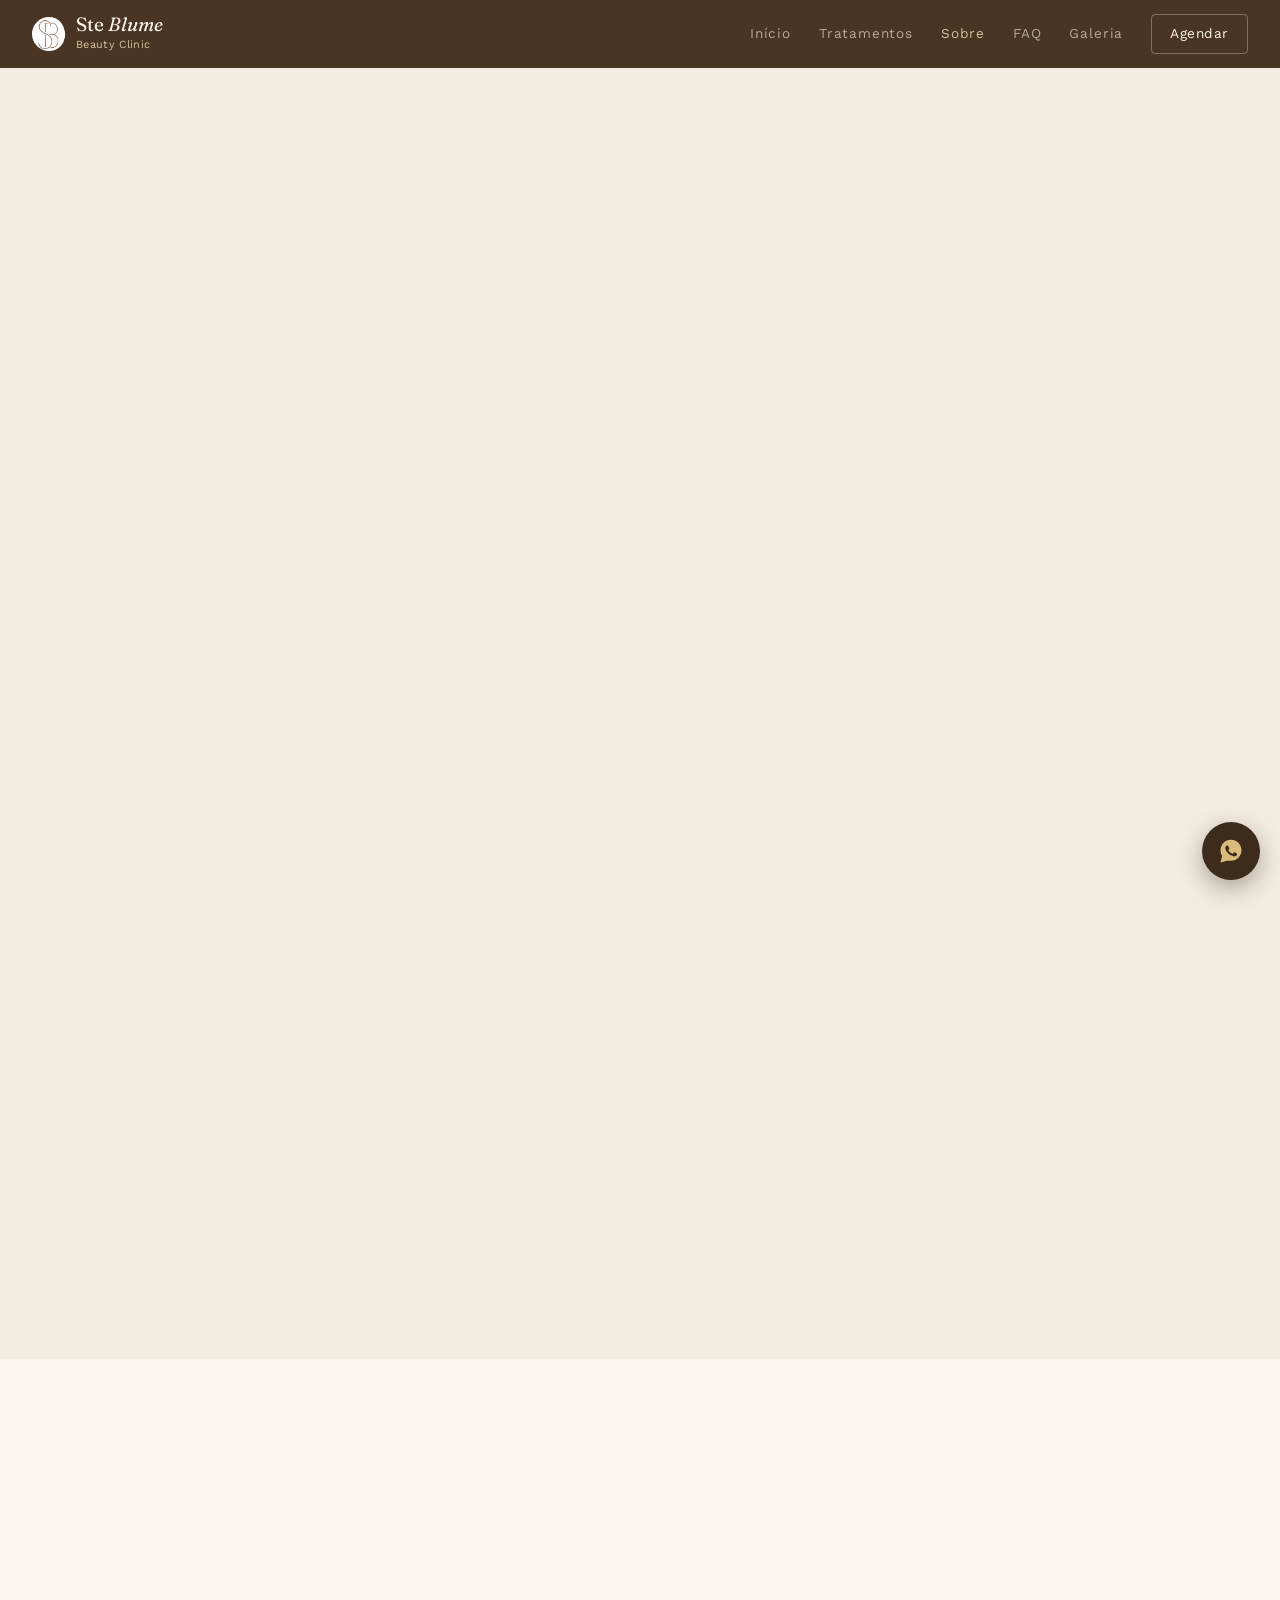
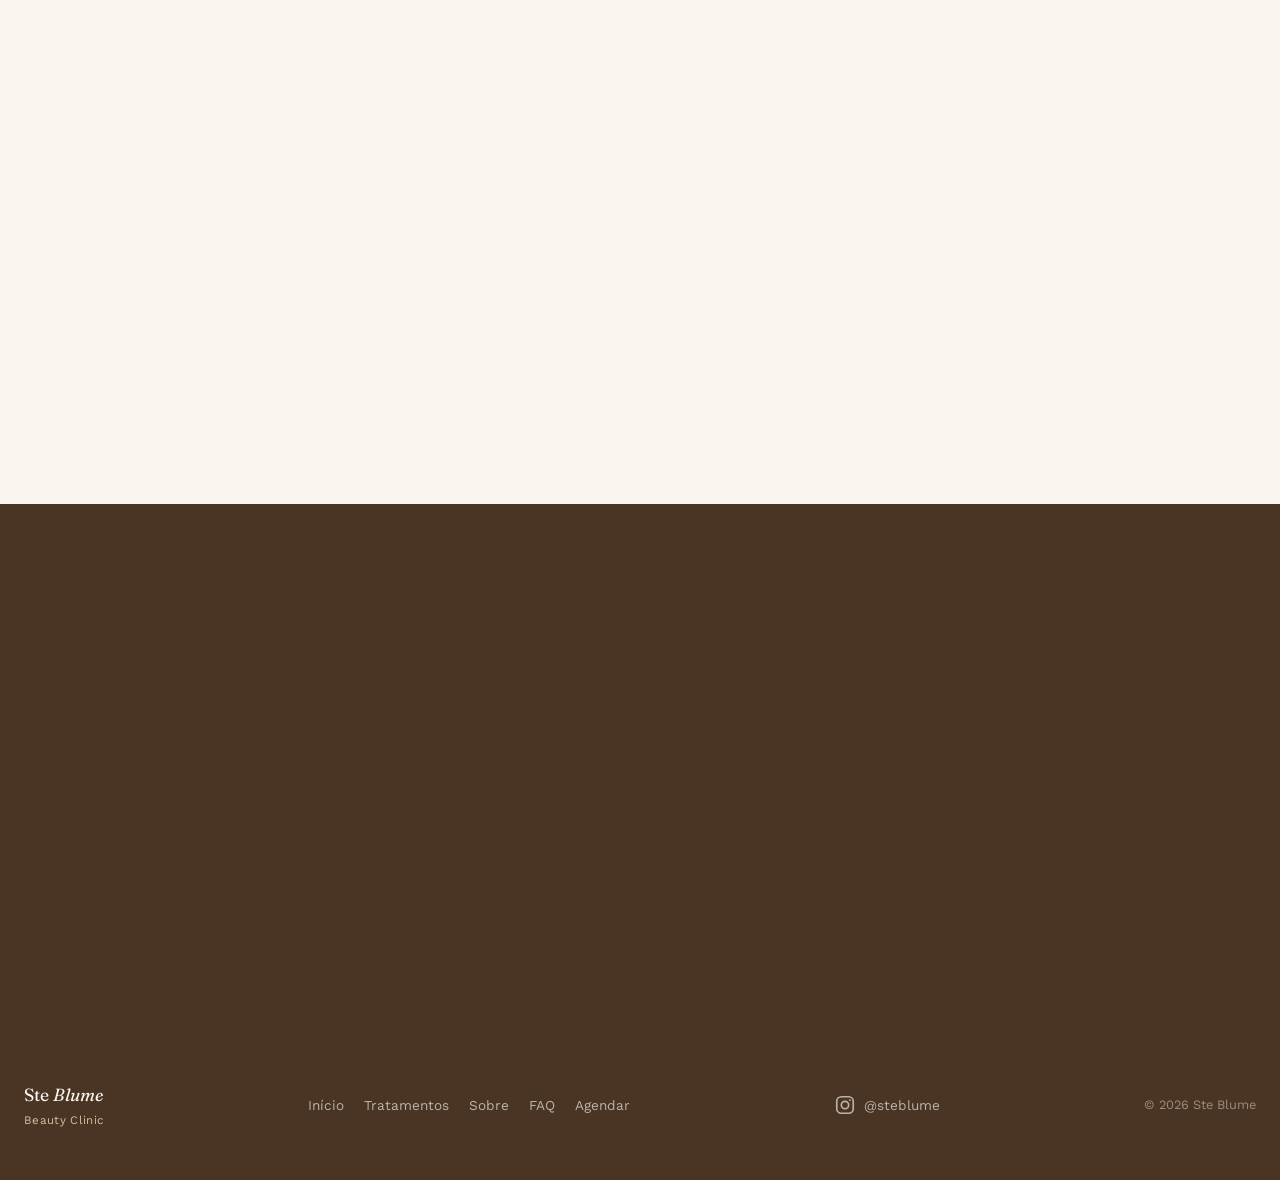
<file: sobre.html>
<!DOCTYPE html>
<html lang="pt-BR">
<head>
<meta charset="UTF-8">
<meta name="viewport" content="width=device-width, initial-scale=1.0">
<title>Sobre — Ste Blume</title>
<meta name="description" content="Conheça a trajetória da Steffany, formação e valores por trás da Ste Blume — clínica pioneira em despigmentação a laser e regeneração de sobrancelhas nas montanhas capixabas.">
<meta property="og:title" content="Sobre — Ste Blume">
<meta property="og:description" content="A história, a formação e os valores por trás do trabalho.">
<meta property="og:image" content="logo.png">
<meta property="og:type" content="website">
<link rel="icon" type="image/png" href="logo.png">
<link rel="preconnect" href="https://fonts.googleapis.com">
<link rel="preconnect" href="https://fonts.gstatic.com" crossorigin>
<link href="https://fonts.googleapis.com/css2?family=Fraunces:ital,opsz,wght@0,9..144,300;0,9..144,500;0,9..144,600;0,9..144,700;0,9..144,900;1,9..144,500&family=Work+Sans:wght@300;400;500;600&display=swap" rel="stylesheet">
<link rel="stylesheet" href="styles.css?v=20261113n">
</head>
<body>

<header class="topbar">
  <div class="brand-wrap">
    <a href="index.html" class="brand" aria-label="Ste Blume">
      <img src="logo.png" alt="Logo Ste Blume" width="34" height="34">
      <span><span class="logo">Ste <em>Blume</em></span><span class="tagline">Beauty Clinic</span></span>
    </a>
  </div>
  <nav>
    <a href="index.html">Início</a>
    <a href="tratamentos.html">Tratamentos</a>
    <a href="sobre.html" class="active">Sobre</a>
    <a href="faq.html">FAQ</a>
    <a href="galeria.html">Galeria</a>
  </nav>
  <a href="agendar.html" class="cta">Agendar</a>
</header>
<div class="content">

  <section class="page-hero">
    <div class="wrap reveal">
      <div class="breadcrumb"><a href="index.html">Início</a> / Sobre</div>
      <h1>A história por trás da Ste Blume</h1>
      <p>Nem toda sobrancelha precisa ser igual — a beleza está justamente no que é único. É essa ideia que dá forma a cada atendimento aqui.</p>
    </div>
  </section>

  <section class="story">
    <div class="wrap">
      <div class="story-grid">
        <div class="story-visual reveal">
          <img src="img/fotos/steffany-perfil.jpg" alt="Steffany Bermudes de perfil, segurando um tablet" style="object-position:50% 30%" class="story-visual-img">
        </div>
        <div class="story-text reveal">
          <p>O nome Ste Blume nasceu de uma busca por algo que fizesse sentido de verdade: uma ligação sutil com o meu próprio nome, traços da minha cultura e descendência pomerana, e, acima de tudo, elegância, minimalismo e naturalidade.</p>
          <p>"Blume" é flor, em alemão — a língua da minha origem. As flores sempre me trouxeram uma paz que combinava exatamente com o que eu queria transmitir no meu trabalho. Juntei isso à primeira parte do meu nome, "Ste", e nasceu essa marca: uma união de pessoalidade e sofisticação, modernidade e essência.</p>
          <p>É essa essência que guia cada atendimento: nada de sobrancelhas marcadas, artificiais ou copiadas de um padrão. Aqui, cada sobrancelha é pensada para revelar o que já é bonito em cada rosto — com técnicas modernas de micropigmentação e um cuidado que trata a causa, não só o resultado visual.</p>
          <p>São mais de 7 anos de experiência com sobrancelhas e mais de 3 anos dedicados a tratamentos regenerativos. A Ste Blume foi a primeira clínica especializada em despigmentação a laser e regeneração de sobrancelhas nas montanhas capixabas — Santa Teresa, Santa Leopoldina, Domingos Martins e Santa Maria de Jetibá —, hoje referência na região.</p>
        </div>
      </div>
    </div>
  </section>

  <section class="credentials">
    <div class="wrap">
      <div class="section-label reveal">Formação</div>
      <h2 class="reveal" style="margin-bottom:32px;font-size:clamp(2.2rem,4.6vw,3.6rem);">Credenciais e trajetória</h2>
      <div class="cred-text reveal">
        <p class="cred-lead">Sou graduada em Marketing, o que me ajuda a explicar cada protocolo com clareza, do diagnóstico ao resultado, e estou cursando Biomedicina para aprofundar a base científica por trás de cada tratamento de pele e fio.</p>
        <p>São mais de 7 anos de prática com sobrancelhas e mais de 3 dedicados a tratamentos regenerativos, sempre estudando com as maiores referências do mercado em estética regenerativa para me manter atualizada.</p>
      </div>

      <div class="values-row">
        <div class="value-item reveal">
          <h3>Ciência antes de estética</h3>
          <p>Todo resultado parte de um diagnóstico real, não de suposição.</p>
        </div>
        <div class="value-item reveal">
          <h3>Cuidado individual</h3>
          <p>Cada protocolo é pensado para a pessoa, não para um padrão genérico.</p>
        </div>
        <div class="value-item reveal">
          <h3>Transparência</h3>
          <p>Expectativas realistas sobre prazos, processo e resultado desde a primeira conversa.</p>
        </div>
      </div>
    </div>
  </section>

  <section class="contact" id="contato">
    <div class="wrap">
      <div class="contact-banner">
        <div class="contact-photo reveal">
          <img src="img/fotos/steffany-retrato.jpg" alt="Steffany Bermudes sorrindo" class="contact-photo-img" loading="lazy">
        </div>
        <div class="contact-text">
          <div class="section-label reveal">Vamos conversar</div>
          <h2 class="reveal">Vamos cuidar do seu olhar</h2>
          <p class="reveal">Agende sua avaliação e conheça de perto o trabalho da Ste Blume.</p>
          <a href="https://api.whatsapp.com/send?phone=5527998041609&text=Vim%20pelo%20site%20e%20gostaria%20de%20agendar%20uma%20avalia%C3%A7%C3%A3o" target="_blank" rel="noopener" class="btn btn-arrow reveal">
            <span class="arrow">›</span> Agendar avaliação
          </a>
        </div>
      </div>
    </div>
  </section>

  <footer>
    <div class="footer-row">
      <div>
        <div class="logo">Ste <em>Blume</em></div>
        <div class="footer-tagline">Beauty Clinic</div>
      </div>
      <div class="footer-links">
        <a href="index.html">Início</a>
        <a href="tratamentos.html">Tratamentos</a>
        <a href="sobre.html">Sobre</a>
        <a href="faq.html">FAQ</a>
        <a href="agendar.html">Agendar</a>
      </div>
      <a class="footer-ig" href="https://www.instagram.com/steblume/" target="_blank" rel="noopener" aria-label="Instagram da Ste Blume"><svg viewBox="0 0 24 24" fill="none" stroke="currentColor" stroke-width="1.8" stroke-linecap="round" stroke-linejoin="round" aria-hidden="true"><rect x="3" y="3" width="18" height="18" rx="5"/><circle cx="12" cy="12" r="4"/><circle cx="17.3" cy="6.7" r="1" fill="currentColor" stroke="none"/></svg><span>@steblume</span></a>
      <div class="footer-note">© 2026 Ste Blume</div>
    </div>
  </footer>

</div>

<a class="wa-float" href="https://api.whatsapp.com/send?phone=5527998041609&text=Ol%C3%A1!%20Vim%20pelo%20site%20da%20Ste%20Blume%20e%20gostaria%20de%20saber%20mais%20%F0%9F%98%8A" target="_blank" rel="noopener" aria-label="Falar no WhatsApp">
  <svg viewBox="0 0 32 32" fill="none" xmlns="http://www.w3.org/2000/svg">
    <path d="M16 3C9.373 3 4 8.373 4 15c0 2.386.694 4.611 1.892 6.487L4 29l7.72-1.855A11.93 11.93 0 0 0 16 27c6.627 0 12-5.373 12-12S22.627 3 16 3z" fill="#D9BC79"/>
    <path d="M22.2 18.55c-.33-.165-1.94-.955-2.24-1.065-.3-.11-.52-.165-.74.165-.22.33-.85 1.065-1.04 1.285-.19.22-.38.245-.71.08-.33-.165-1.39-.51-2.65-1.63-.98-.87-1.64-1.95-1.83-2.28-.19-.33-.02-.51.14-.675.145-.145.33-.38.49-.57.165-.19.22-.33.33-.55.11-.22.055-.41-.03-.575-.08-.165-.74-1.78-1.01-2.44-.265-.64-.54-.55-.74-.56-.19-.01-.41-.01-.63-.01-.22 0-.575.08-.875.41-.3.33-1.15 1.125-1.15 2.745 0 1.62 1.18 3.185 1.345 3.405.165.22 2.32 3.545 5.62 4.97.785.34 1.4.545 1.88.695.79.25 1.51.215 2.08.13.635-.095 1.94-.79 2.215-1.555.275-.765.275-1.42.19-1.555-.08-.14-.3-.22-.63-.385z" fill="#3D2B1C"/>
  </svg>
</a>

<script src="script.js?v=20261113n"></script>
</body>
</html>
</file>
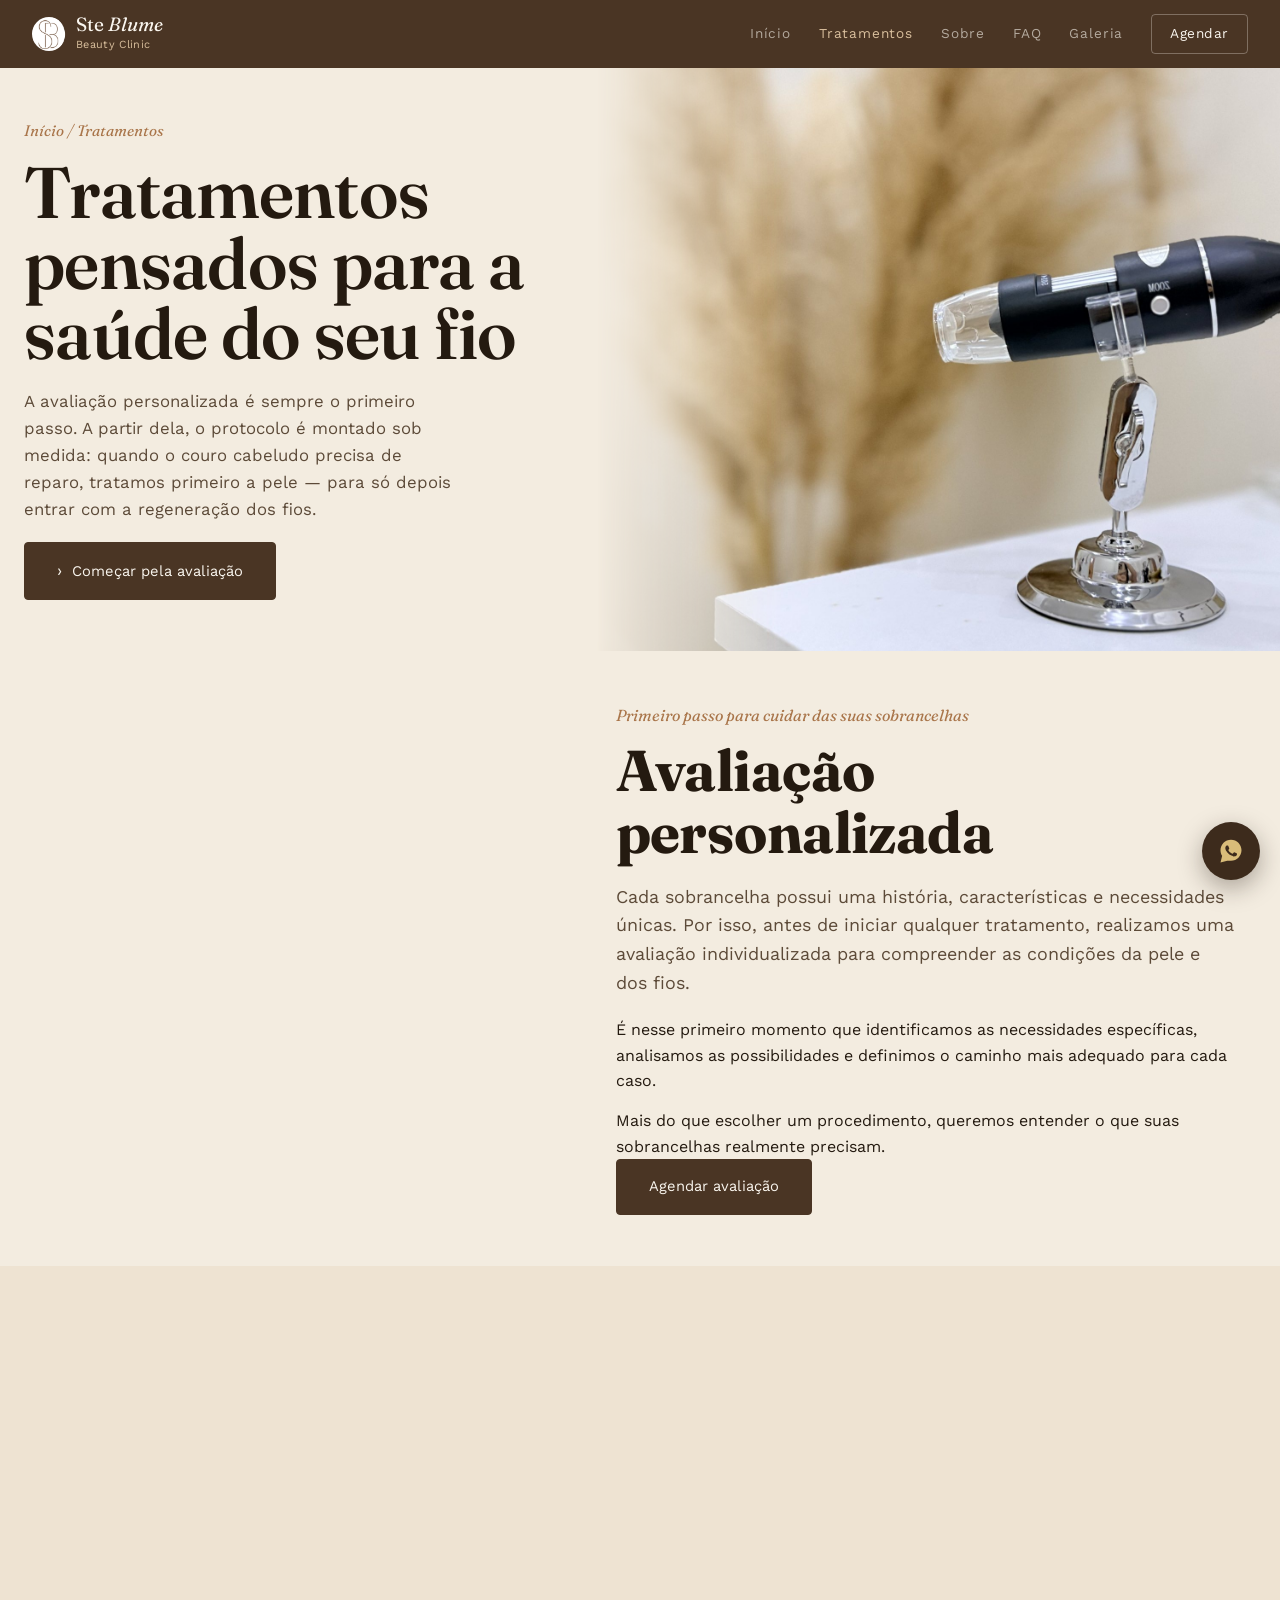
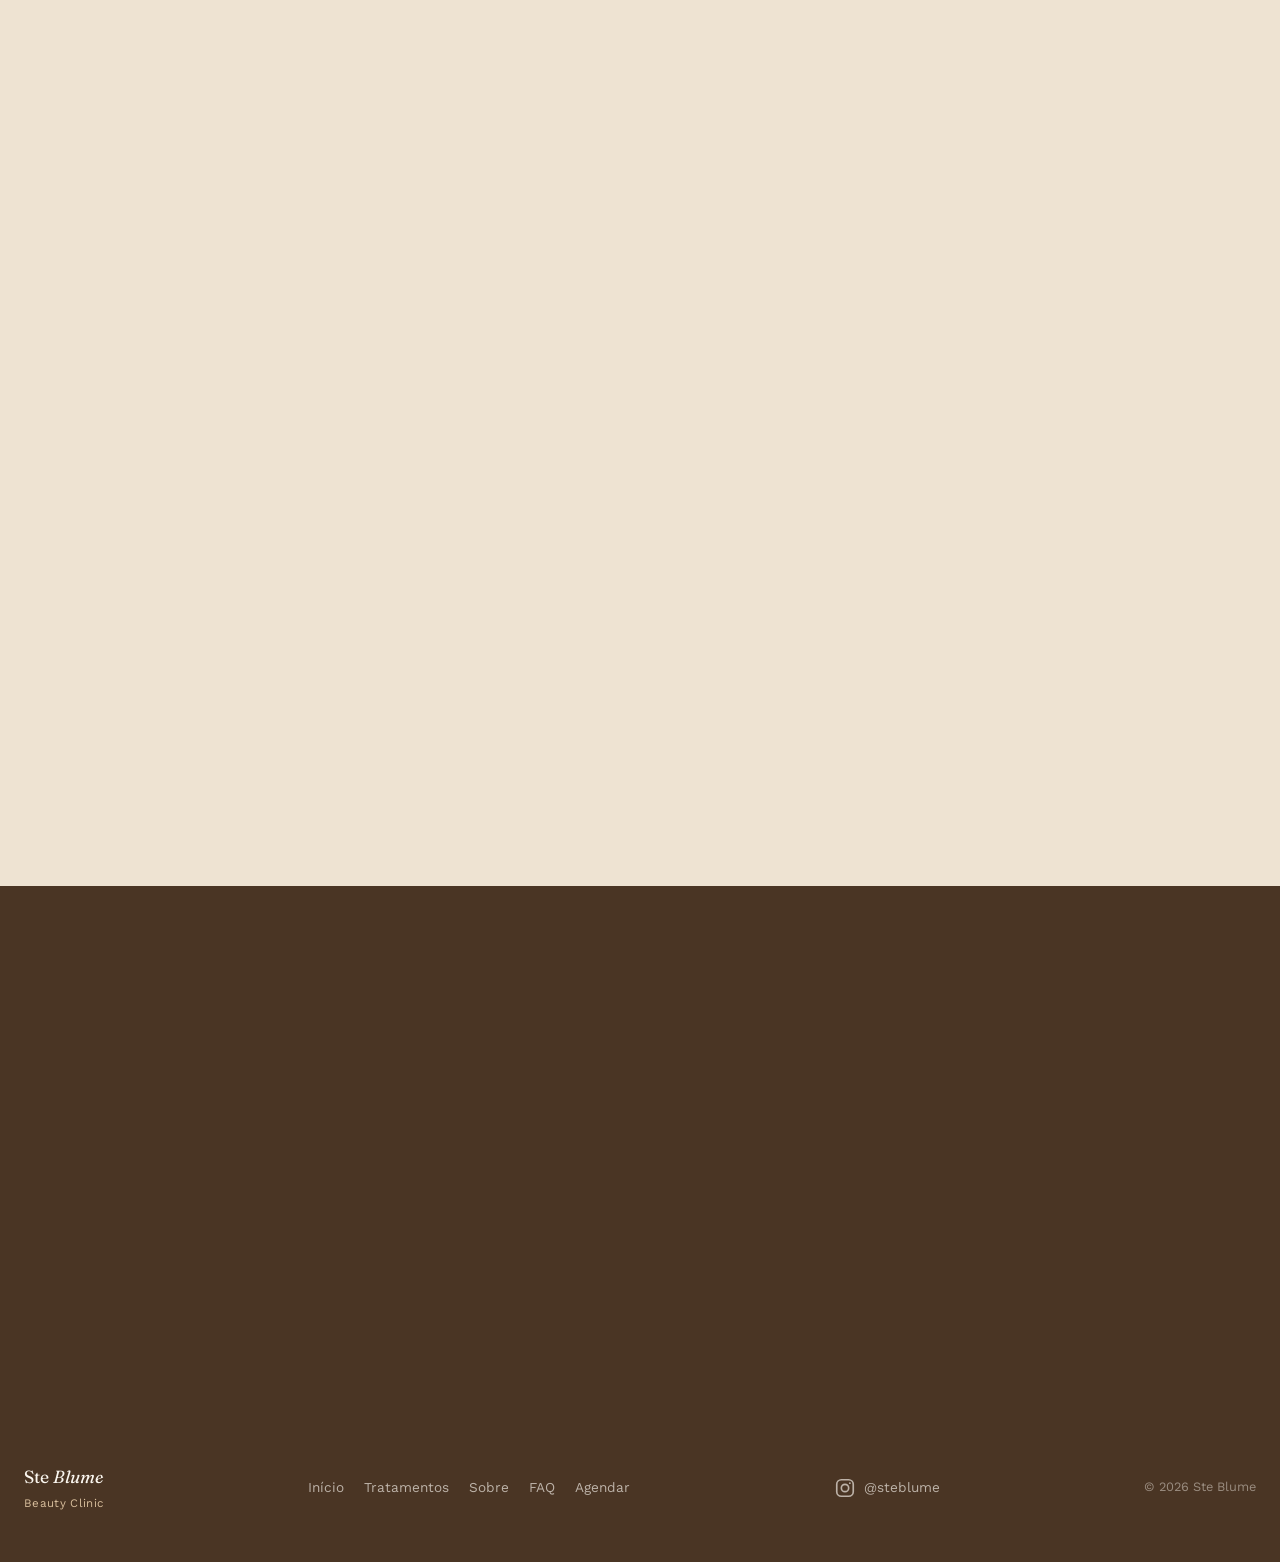
<file: tratamentos.html>
<!DOCTYPE html>
<html lang="pt-BR">
<head>
<meta charset="UTF-8">
<meta name="viewport" content="width=device-width, initial-scale=1.0">
<title>Tratamentos — Ste Blume</title>
<meta name="description" content="Conheça os tratamentos da Ste Blume: diagnóstico capilar, despigmentação a laser, Regenera Brows, design de sobrancelhas e cuidados de manutenção.">
<meta property="og:title" content="Tratamentos — Ste Blume">
<meta property="og:description" content="Protocolos individualizados de tricologia e regeneração de sobrancelhas.">
<meta property="og:image" content="logo.png">
<meta property="og:type" content="website">
<link rel="icon" type="image/png" href="logo.png">
<link rel="preconnect" href="https://fonts.googleapis.com">
<link rel="preconnect" href="https://fonts.gstatic.com" crossorigin>
<link href="https://fonts.googleapis.com/css2?family=Fraunces:ital,opsz,wght@0,9..144,300;0,9..144,500;0,9..144,600;0,9..144,700;0,9..144,900;1,9..144,500&family=Work+Sans:wght@300;400;500;600&display=swap" rel="stylesheet">
<link rel="stylesheet" href="styles.css?v=20261113n">
</head>
<body>

<header class="topbar">
  <div class="brand-wrap">
    <a href="index.html" class="brand" aria-label="Ste Blume">
      <img src="logo.png" alt="Logo Ste Blume" width="34" height="34">
      <span><span class="logo">Ste <em>Blume</em></span><span class="tagline">Beauty Clinic</span></span>
    </a>
  </div>
  <nav>
    <a href="index.html">Início</a>
    <a href="tratamentos.html" class="active">Tratamentos</a>
    <a href="sobre.html">Sobre</a>
    <a href="faq.html">FAQ</a>
    <a href="galeria.html">Galeria</a>
  </nav>
  <a href="agendar.html" class="cta">Agendar</a>
</header>
<div class="content">

  <section class="hero-cover hero-cover-treat hero-cover-foto">
    <div class="hero-cover-photo">
      <img src="img/fotos/tratamentos-topo.jpg" alt="Microscópio dermatoscópico sobre a bancada, com flores secas ao fundo" class="hero-cover-img">
    </div>
    <div class="hero-cover-overlay"></div>
    <div class="hero-cover-content">
      <div class="breadcrumb"><a href="index.html">Início</a> / Tratamentos</div>
      <h1>Tratamentos pensados para a saúde do seu fio</h1>
      <p class="hero-sub">A avaliação personalizada é sempre o primeiro passo. A partir dela, o protocolo é montado sob medida: quando o couro cabeludo precisa de reparo, tratamos primeiro a pele — para só depois entrar com a regeneração dos fios.</p>
      <a href="https://api.whatsapp.com/send?phone=5527998041609&text=Vim%20pelo%20site%20e%20gostaria%20de%20agendar%20uma%20avalia%C3%A7%C3%A3o" target="_blank" rel="noopener" class="btn btn-arrow" style="margin-top:20px;">
        <span class="arrow">›</span> Começar pela avaliação
      </a>
    </div>
  </section>
  <section class="feature" id="avaliacao">
    <div class="wrap feature-grid">
      <div class="feature-visual reveal">
        <img src="img/fotos/avaliacao-personalizada.jpg" alt="Steffany desenhando uma sobrancelha em um tablet, vista de cima" width="700" height="700" loading="lazy">
      </div>
      <div class="feature-text reveal">
        <div class="section-label">Primeiro passo para cuidar das suas sobrancelhas</div>
        <h2>Avaliação personalizada</h2>
        <p class="lead-text">Cada sobrancelha possui uma história, características e necessidades únicas. Por isso, antes de iniciar qualquer tratamento, realizamos uma avaliação individualizada para compreender as condições da pele e dos fios.</p>
        <p>É nesse primeiro momento que identificamos as necessidades específicas, analisamos as possibilidades e definimos o caminho mais adequado para cada caso.</p>
        <p>Mais do que escolher um procedimento, queremos entender o que suas sobrancelhas realmente precisam.</p>
        <a href="https://api.whatsapp.com/send?phone=5527998041609&text=Vim%20pelo%20site%20e%20gostaria%20de%20agendar%20uma%20avalia%C3%A7%C3%A3o" target="_blank" rel="noopener" class="btn">Agendar avaliação</a>
      </div>
    </div>
  </section>

  <section class="feature feature-alt feature-reverse" id="regeneracao">
    <div class="wrap feature-grid">
      <div class="feature-visual reveal">
        <img src="img/fotos/exobrows.jpg" alt="Antes e depois de sobrancelhas que cresceram naturalmente com exossomos" class="img-tall" width="700" height="700" loading="lazy">
      </div>
      <div class="feature-text reveal">
        <div class="section-label">Mais procurado</div>
        <h2>Regenera Brows</h2>
        <p class="lead-text">Faça sua sobrancelha crescer de novo naturalmente.</p>
        <p>Protocolo de regeneração para sobrancelhas enfraquecidas, falhadas ou que perderam densidade ao longo do tempo.</p>
        <p>Com o uso de biotecnologia coreana e ativos como os exossomos, o protocolo busca estimular o ambiente de regeneração dos tecidos e favorecer a saúde dos fios, respeitando as características e o potencial de resposta de cada pessoa.</p>
        <ul class="benefit-list">
          <li><strong>Não é micropigmentação.</strong> Nenhum pigmento é colocado na sua pele.</li>
          <li><strong>Não é transplante.</strong> Nenhum fio é implantado e não há cirurgia.</li>
          <li><strong>Não cobrimos a falha.</strong> Reconstruímos o seu próprio fio. O resultado é a sua sobrancelha de volta.</li>
        </ul>
        <p>O primeiro passo para recuperar a naturalidade das suas sobrancelhas começa com uma avaliação individualizada.</p>
        <div class="treat-links"><a href="https://api.whatsapp.com/send?phone=5527998041609&text=Vim%20pelo%20site%20e%20gostaria%20de%20saber%20mais%20sobre%20o%20Regenera%20Brows" target="_blank" rel="noopener" class="treat-link">Falar sobre este tratamento <span aria-hidden="true">›</span></a> <a href="galeria.html" class="treat-link">Ver na galeria <span aria-hidden="true">›</span></a></div>
      </div>
    </div>
  </section>

  <section class="feature" id="despigmentacao">
    <div class="wrap feature-grid">
      <div class="feature-visual reveal">
        <img src="img/fotos/despigmentacao-2.jpg" alt="Antes e depois da despigmentação a laser: as duas sobrancelhas" class="img-full" width="700" height="700" loading="lazy">
      </div>
      <div class="feature-text reveal">
        <div class="section-label">Mais procurado</div>
        <h2>Despigmentação a laser</h2>
        <p class="lead-text">Um novo começo para suas sobrancelhas.</p>
        <p>Sua micropigmentação antiga já não combina com você? O pigmento mudou de cor, o desenho perdeu a harmonia ou você deseja renovar completamente suas sobrancelhas?</p>
        <p>A despigmentação a laser é uma tecnologia que auxilia na remoção gradual de pigmentos indesejados, respeitando a integridade da pele e as características de cada caso.</p>
        <p>É o primeiro passo para deixar o passado para trás e abrir espaço para uma nova versão das suas sobrancelhas.</p>
        <div class="treat-links"><a href="https://api.whatsapp.com/send?phone=5527998041609&text=Vim%20pelo%20site%20e%20gostaria%20de%20saber%20mais%20sobre%20a%20despigmenta%C3%A7%C3%A3o%20a%20laser" target="_blank" rel="noopener" class="treat-link">Falar sobre este tratamento <span aria-hidden="true">›</span></a> <a href="galeria.html" class="treat-link">Ver na galeria <span aria-hidden="true">›</span></a></div>
      </div>
    </div>
  </section>

  <section class="section-plain section-alt" id="outros">
    <div class="wrap">
      <h2 class="reveal">Outros procedimentos</h2>
      <p class="lead-text reveal">A Ste Blume também realiza:</p>
      <div class="other-list">
        <div class="other-item reveal">
          <h3>Design de sobrancelhas</h3>
          <p>Realizado para trazer mais harmonia para o olhar através da limpeza dos fios. Feito na pinça e na linha. Com opção de henna ou coloração para trazer mais preenchimento e cor para as sobrancelhas.</p>
          <div class="treat-links"><a href="https://api.whatsapp.com/send?phone=5527998041609&text=Vim%20pelo%20site%20e%20gostaria%20de%20saber%20mais%20sobre%20o%20design%20de%20sobrancelhas" target="_blank" rel="noopener" class="treat-link">Falar sobre este tratamento <span aria-hidden="true">›</span></a></div>
        </div>
        <div class="other-item reveal">
          <h3>Brow lamination</h3>
          <p>Procedimento que alinha e direciona os fios das sobrancelhas, deixando-os mais organizados, alinhados e com aparência de maior volume.</p>
          <div class="treat-links"><a href="https://api.whatsapp.com/send?phone=5527998041609&text=Vim%20pelo%20site%20e%20gostaria%20de%20saber%20mais%20sobre%20a%20brow%20lamination" target="_blank" rel="noopener" class="treat-link">Falar sobre este tratamento <span aria-hidden="true">›</span></a></div>
        </div>
        <div class="other-item reveal">
          <h3>Lash lifting</h3>
          <p>Procedimento que curva e eleva os cílios naturais desde a raiz, proporcionando um efeito de cílios mais alongados, definidos e destacados, sem precisar de extensões ou curvex.</p>
          <div class="treat-links"><a href="https://api.whatsapp.com/send?phone=5527998041609&text=Vim%20pelo%20site%20e%20gostaria%20de%20saber%20mais%20sobre%20o%20lash%20lifting" target="_blank" rel="noopener" class="treat-link">Falar sobre este tratamento <span aria-hidden="true">›</span></a></div>
        </div>
        <div class="other-item reveal">
          <h3>Epilação egípcia facial</h3>
          <p>É uma técnica de remoção dos pelos faciais com o auxílio de uma linha, que remove os fios desde a raiz, proporcionando uma pele mais lisinha.</p>
          <div class="treat-links"><a href="https://api.whatsapp.com/send?phone=5527998041609&text=Vim%20pelo%20site%20e%20gostaria%20de%20saber%20mais%20sobre%20a%20epila%C3%A7%C3%A3o%20eg%C3%ADpcia%20facial" target="_blank" rel="noopener" class="treat-link">Falar sobre este tratamento <span aria-hidden="true">›</span></a></div>
        </div>
        <div class="other-item reveal">
          <h3>Nanofios</h3>
          <p>Técnica que é a evolução da micropigmentação, onde realizamos o desenho de alguns fios que se encaixam e camuflam com os reais. Tem duração de em média de 1 ano.</p>
          <div class="treat-links"><a href="https://api.whatsapp.com/send?phone=5527998041609&text=Vim%20pelo%20site%20e%20gostaria%20de%20saber%20mais%20sobre%20os%20nanofios" target="_blank" rel="noopener" class="treat-link">Falar sobre este tratamento <span aria-hidden="true">›</span></a></div>
        </div>
        <div class="other-item reveal">
          <h3>Remoção de tatuagem</h3>
          <p>Tratamento indicado para quem deseja se livrar de tatuagens indesejadas, proporcionando o clareamento progressivo da região e respeitando as características de cada pele.</p>
          <div class="treat-links"><a href="https://api.whatsapp.com/send?phone=5527998041609&text=Vim%20pelo%20site%20e%20gostaria%20de%20saber%20mais%20sobre%20a%20remo%C3%A7%C3%A3o%20de%20tatuagem" target="_blank" rel="noopener" class="treat-link">Falar sobre este tratamento <span aria-hidden="true">›</span></a></div>
        </div>
      </div>
      <p class="results-note reveal">Os resultados variam conforme a avaliação individual e as características de cada pessoa. Este conteúdo é informativo e não substitui a avaliação profissional.</p>
    </div>
  </section>

  <section class="contact" id="contato">
    <div class="wrap">
      <div class="contact-banner">
        <div class="contact-photo reveal">
          <img src="img/fotos/xicara-retrato.jpg" alt="Xícara com a marca Ste Blume Beauty Clinic" class="contact-photo-img" loading="lazy">
        </div>
        <div class="contact-text">
          <div class="section-label reveal">Vamos conversar</div>
          <h2 class="reveal">Qual protocolo é ideal para você?</h2>
          <p class="reveal">Agende uma avaliação e descubra o caminho certo para a saúde das suas sobrancelhas.</p>
          <a href="https://api.whatsapp.com/send?phone=5527998041609&text=Vim%20pelo%20site%20e%20gostaria%20de%20agendar%20uma%20avalia%C3%A7%C3%A3o" target="_blank" rel="noopener" class="btn btn-arrow reveal">
            <span class="arrow">›</span> Agendar avaliação
          </a>
        </div>
      </div>
    </div>
  </section>

  <footer>
    <div class="footer-row">
      <div>
        <div class="logo">Ste <em>Blume</em></div>
        <div class="footer-tagline">Beauty Clinic</div>
      </div>
      <div class="footer-links">
        <a href="index.html">Início</a>
        <a href="tratamentos.html">Tratamentos</a>
        <a href="sobre.html">Sobre</a>
        <a href="faq.html">FAQ</a>
        <a href="agendar.html">Agendar</a>
      </div>
      <a class="footer-ig" href="https://www.instagram.com/steblume/" target="_blank" rel="noopener" aria-label="Instagram da Ste Blume"><svg viewBox="0 0 24 24" fill="none" stroke="currentColor" stroke-width="1.8" stroke-linecap="round" stroke-linejoin="round" aria-hidden="true"><rect x="3" y="3" width="18" height="18" rx="5"/><circle cx="12" cy="12" r="4"/><circle cx="17.3" cy="6.7" r="1" fill="currentColor" stroke="none"/></svg><span>@steblume</span></a>
      <div class="footer-note">© 2026 Ste Blume</div>
    </div>
  </footer>

</div>

<a class="wa-float" href="https://api.whatsapp.com/send?phone=5527998041609&text=Ol%C3%A1!%20Vim%20pelo%20site%20da%20Ste%20Blume%20e%20gostaria%20de%20saber%20mais%20%F0%9F%98%8A" target="_blank" rel="noopener" aria-label="Falar no WhatsApp">
  <svg viewBox="0 0 32 32" fill="none" xmlns="http://www.w3.org/2000/svg">
    <path d="M16 3C9.373 3 4 8.373 4 15c0 2.386.694 4.611 1.892 6.487L4 29l7.72-1.855A11.93 11.93 0 0 0 16 27c6.627 0 12-5.373 12-12S22.627 3 16 3z" fill="#D9BC79"/>
    <path d="M22.2 18.55c-.33-.165-1.94-.955-2.24-1.065-.3-.11-.52-.165-.74.165-.22.33-.85 1.065-1.04 1.285-.19.22-.38.245-.71.08-.33-.165-1.39-.51-2.65-1.63-.98-.87-1.64-1.95-1.83-2.28-.19-.33-.02-.51.14-.675.145-.145.33-.38.49-.57.165-.19.22-.33.33-.55.11-.22.055-.41-.03-.575-.08-.165-.74-1.78-1.01-2.44-.265-.64-.54-.55-.74-.56-.19-.01-.41-.01-.63-.01-.22 0-.575.08-.875.41-.3.33-1.15 1.125-1.15 2.745 0 1.62 1.18 3.185 1.345 3.405.165.22 2.32 3.545 5.62 4.97.785.34 1.4.545 1.88.695.79.25 1.51.215 2.08.13.635-.095 1.94-.79 2.215-1.555.275-.765.275-1.42.19-1.555-.08-.14-.3-.22-.63-.385z" fill="#3D2B1C"/>
  </svg>
</a>

<script src="script.js?v=20261113n"></script>
</body>
</html>
</file>
<file: styles.css>
@charset "UTF-8";
:root{
  --ivory:#F3ECE0;
  --ivory-soft:#FAF6EF;
  --white:#FFFFFF;
  --brown-deep:#241A10;
  --brown-section:#4A3524;
  --brown-mid:#5C4A38;
  --clay:#A9754A;
  --tan:#D8BE9C;
  --gold:#B8933E;
  --gold-soft:#D9BC79;
  --line:rgba(36,26,16,0.15);
  --space-section:clamp(40px,4vw,56px);
  --space-head:clamp(24px,2.6vw,36px);
}

*{margin:0;padding:0;box-sizing:border-box;}
html{scroll-behavior:smooth;}

body{
  background:var(--ivory);
  color:var(--brown-deep);
  font-family:'Work Sans', sans-serif;
  line-height:1.6;
  -webkit-font-smoothing:antialiased;
  overflow-x:hidden;
}

h1,h2,h3{
  font-family:'Fraunces', serif;
  letter-spacing:-0.01em;
  color:var(--brown-deep);
}

a{color:inherit;text-decoration:none;}
::selection{background:var(--tan);}

/* ---------- TOP BAR NAV ---------- */
.topbar{
  position:sticky;
  top:0;
  z-index:100;
  display:flex;
  flex-wrap:wrap;
  align-items:center;
  justify-content:space-between;
  gap:10px 28px;
  padding:14px 32px;
  background:var(--brown-section);
}
.brand-wrap{position:relative;}
.brand{
  display:flex;
  align-items:center;
  gap:10px;
  background:none;
  border:0;
  padding:0;
  cursor:pointer;
  text-align:left;
  font:inherit;
  color:inherit;
}
.brand img{border-radius:50%;display:block;}
.brand .logo{display:block;color:var(--ivory-soft);font-size:1.2rem;font-family:'Fraunces',serif;line-height:1.1;}
.brand .tagline{display:block;color:var(--tan);font-size:0.68rem;letter-spacing:0.03em;margin-top:1px;}
.admin-pop{
  position:absolute;
  top:calc(100% + 10px);
  left:0;
  white-space:nowrap;
  background:var(--ivory-soft);
  color:var(--brown-deep);
  font-size:0.82rem;
  padding:10px 16px;
  box-shadow:0 8px 24px rgba(36,26,16,0.25);
  z-index:110;
}
.admin-pop[hidden]{display:none;}
.admin-pop:hover{background:var(--tan);}

.topbar nav{display:flex;align-items:center;gap:28px;margin-left:auto;}
.topbar nav a{
  font-size:0.85rem;
  letter-spacing:0.06em;
  color:rgba(250,246,239,0.6);
  transition:color .2s ease;
}
.topbar nav a:hover,
.topbar nav a.active{color:var(--tan);}

.topbar .cta{
  font-size:0.85rem;
  color:var(--ivory-soft);
  border:1px solid rgba(250,246,239,0.3);
  padding:8px 18px;
  letter-spacing:0.04em;
}
.topbar .cta:hover{border-color:var(--tan);color:var(--tan);}

@media(max-width:899px){
  .topbar{padding:14px 20px;}
  .topbar .cta{order:2;}
  .topbar nav{order:3;width:100%;justify-content:space-between;gap:12px;margin-left:0;}
}

.mobile-bar{
  display:flex;
  justify-content:space-between;
  align-items:center;
  padding:22px 24px;
  background:var(--brown-section);
  position:sticky;
  top:0;
  z-index:100;
}
@media(min-width:900px){.mobile-bar{display:none;}}
.mobile-bar .logo{color:var(--ivory-soft);font-size:1.2rem;font-family:'Fraunces',serif;line-height:1.1;}
.mobile-bar .tagline{color:var(--tan);font-size:0.68rem;letter-spacing:0.03em;margin-top:1px;}
.mobile-bar a{color:var(--tan);font-size:0.85rem;border:1px solid rgba(250,246,239,0.3);padding:8px 14px;}

/* ---------- HERO (foto de fundo, ofuscada pela cor do site) ---------- */
.hero-cover{
  position:relative;
  min-height:clamp(520px,72vh,680px);
  display:flex;
  align-items:center;
  overflow:hidden;
  background:var(--ivory);
}
/* Versão compacta, para o topo de páginas internas (não precisa ocupar a tela toda) */
.hero-cover-treat{min-height:clamp(360px,44vh,440px);}
.hero-cover-treat .breadcrumb{
  font-family:'Fraunces', serif;font-style:italic;color:var(--clay);
  font-size:0.95rem;margin-bottom:14px;
}
.hero-cover-treat .breadcrumb a{border-bottom:1px solid transparent;}
.hero-cover-treat .breadcrumb a:hover{border-color:var(--clay);}
.hero-cover-treat h1{font-size:clamp(2.2rem,4.6vw,3.6rem);line-height:1.05;max-width:16ch;}
@media(max-width:900px){
  .hero-cover-treat{min-height:0;padding:56px 0 48px;}
}

.hero-cover-photo{position:absolute;inset:0;}

.hero-cover-overlay{
  position:absolute;inset:0;
  background:linear-gradient(100deg,
    rgba(243,236,224,0.95) 0%,
    rgba(243,236,224,0.82) 42%,
    rgba(243,236,224,0.5) 75%,
    rgba(243,236,224,0.28) 100%);
}

.hero-cover-content{
  position:relative;z-index:2;
  max-width:640px;
  padding:0 24px;
}

.photo-slot{
  width:100%;height:100%;
  display:flex;flex-direction:column;align-items:center;justify-content:center;gap:12px;
  color:var(--brown-mid);
  border:1px dashed rgba(36,26,16,0.25);
}
.photo-slot span{font-size:0.78rem;max-width:65%;text-align:center;}

/* Fotos reais preenchendo os contêineres que antes eram placeholder */
.hero-cover-img{object-position:50% 60%;}
@media(max-width:900px){.hero-cover-img{object-position:82% 55%;}}
.hero-cover-img,
.story-visual-img,
.ba-img,
.contact-hero-img,
.contact-photo-img{
  width:100%;height:100%;
  object-fit:cover;display:block;
  border-radius:inherit;
}

.hero-kicker{
  font-family:'Fraunces', serif;
  font-style:italic;
  color:var(--clay);
  font-size:1rem;
  margin-bottom:6px;
}

.hero-cover-content h1{
  font-size:clamp(2.8rem, 5.6vw, 5rem);
  font-weight:600;
  line-height:0.98;
}

.hero-sub{
  margin-top:20px;
  font-size:1.05rem;
  color:var(--brown-mid);
  max-width:44ch;
}

.hero-actions{display:flex;gap:16px;flex-wrap:wrap;align-items:center;margin-top:30px;}

@media(max-width:900px){
  .hero-cover{min-height:0;padding:64px 0 56px;background:var(--ivory);}
  .hero-cover-overlay{
    background:linear-gradient(180deg,
      rgba(243,236,224,0.55) 0%,
      rgba(243,236,224,0.92) 55%,
      rgba(243,236,224,0.98) 100%);
  }
  .hero-cover-content{max-width:none;padding:0 22px;}
}

.btn{
  display:inline-block;
  padding:15px 30px;
  background:var(--brown-section);
  color:var(--ivory-soft);
  font-size:0.92rem;
  border:1px solid var(--brown-section);
  transition:background .25s ease,color .25s ease;
  cursor:pointer;
}
.btn:hover{background:transparent;color:var(--brown-section);}
.btn-ghost{background:transparent;color:var(--brown-section);border:1px solid var(--brown-section);}
.btn-ghost:hover{background:var(--brown-section);color:var(--ivory-soft);}

/* ---------- PAGE HERO (inner pages) ---------- */
.page-hero{
  padding:clamp(40px,5vw,72px) 24px 8px;
  background:var(--ivory);
}
.page-hero .wrap{max-width:1240px;margin:0 auto;}
.page-hero h1{font-size:clamp(2.6rem,7vw,5.2rem);line-height:1;max-width:16ch;}
.page-hero p{margin-top:22px;color:var(--brown-mid);max-width:56ch;font-size:1.05rem;}
.breadcrumb{
  font-family:'Fraunces', serif;font-style:italic;color:var(--clay);
  font-size:0.95rem;margin-bottom:14px;
}
.breadcrumb a{border-bottom:1px solid transparent;}
.breadcrumb a:hover{border-color:var(--clay);}

/* ---------- MARQUEE ---------- */
.marquee-band{
  background:var(--brown-section);
  overflow:hidden;
  padding:18px 0;
  border-top:1px solid rgba(250,246,239,0.1);
}
.marquee-track{display:flex;width:max-content;animation:scroll 28s linear infinite;}
.marquee-track span{
  font-family:'Fraunces', serif;
  font-style:italic;
  font-size:1.4rem;
  color:rgba(250,246,239,0.75);
  padding:0 34px;
  white-space:nowrap;
}
.marquee-track span::after{content:'✦';margin-left:34px;color:var(--gold-soft);font-style:normal;}
@keyframes scroll{from{transform:translateX(0);}to{transform:translateX(-50%);}}
@media(prefers-reduced-motion:reduce){.marquee-track{animation:none;}}

/* ---------- SCROLL REVEAL ---------- */
.reveal{
  opacity:0;
  transform:translateY(30px);
  transition:opacity .8s ease, transform .8s ease;
}
.reveal.is-visible{opacity:1;transform:translateY(0);}

.treat-card.reveal:nth-child(1){transition-delay:.05s;}
.treat-card.reveal:nth-child(2){transition-delay:.12s;}
.treat-card.reveal:nth-child(3){transition-delay:.19s;}
.treat-card.reveal:nth-child(4){transition-delay:.26s;}
.treat-card.reveal:nth-child(5){transition-delay:.33s;}
.treat-card.reveal:nth-child(6){transition-delay:.4s;}

.tech-item.reveal:nth-child(1){transition-delay:.05s;}
.tech-item.reveal:nth-child(2){transition-delay:.15s;}
.tech-item.reveal:nth-child(3){transition-delay:.25s;}

.m-item.reveal:nth-child(1){transition-delay:0s;}
.m-item.reveal:nth-child(2){transition-delay:.08s;}
.m-item.reveal:nth-child(3){transition-delay:.16s;}
.m-item.reveal:nth-child(4){transition-delay:.24s;}
.m-item.reveal:nth-child(5){transition-delay:.32s;}
.m-item.reveal:nth-child(6){transition-delay:.4s;}

.info-cell.reveal:nth-child(1){transition-delay:.05s;}
.info-cell.reveal:nth-child(2){transition-delay:.15s;}
.info-cell.reveal:nth-child(3){transition-delay:.25s;}

.faq-item.reveal:nth-child(1){transition-delay:.05s;}
.faq-item.reveal:nth-child(2){transition-delay:.1s;}
.faq-item.reveal:nth-child(3){transition-delay:.15s;}
.faq-item.reveal:nth-child(4){transition-delay:.2s;}
.faq-item.reveal:nth-child(5){transition-delay:.25s;}
.faq-item.reveal:nth-child(6){transition-delay:.3s;}
.faq-item.reveal:nth-child(7){transition-delay:.35s;}
.faq-item.reveal:nth-child(8){transition-delay:.4s;}

@media(prefers-reduced-motion:reduce){
  .reveal{opacity:1;transform:none;transition:none;}
}

/* ---------- SECTION SCAFFOLD ---------- */
section{padding:var(--space-section) 0;position:relative;}
.wrap{max-width:1240px;margin:0 auto;padding:0 24px;}

.section-label{
  font-family:'Fraunces', serif;
  font-style:italic;
  color:var(--clay);
  font-size:1rem;
  margin-bottom:12px;
}

/* ---------- TRATAMENTOS (cards) ---------- */
.treat-head{
  display:flex;justify-content:space-between;align-items:flex-end;gap:40px;
  margin-bottom:var(--space-head);flex-wrap:wrap;
}
.treat-head h2{font-size:clamp(2.4rem,5vw,4rem);max-width:9ch;line-height:1;}
.treat-head p{max-width:34ch;color:var(--brown-mid);}

.treat-card{
  position:relative;
  background:var(--white);
  border:1px solid var(--line);
  padding:38px 40px;
  display:grid;
  grid-template-columns:1fr auto;
  align-items:center;
  gap:20px;
  margin-bottom:-1px;
  transition:transform .3s ease, box-shadow .3s ease;
  z-index:1;
}
.treat-card:hover{transform:translateX(7px);box-shadow:-7px 7px 0 var(--gold-soft);z-index:5;}
.treat-card h3{font-size:1.5rem;margin-bottom:8px;}
.treat-card p{color:var(--brown-mid);font-size:0.95rem;max-width:52ch;}
.treat-card .price{
  font-family:'Fraunces', serif;font-style:italic;color:var(--gold);
  font-size:1.1rem;white-space:nowrap;
}
@media(max-width:700px){
  .treat-card{grid-template-columns:1fr;}
  .treat-card:hover{transform:translateX(4px);box-shadow:-4px 4px 0 var(--gold-soft);}
}
.treat-more{
  margin-top:40px;display:flex;justify-content:center;
}

/* ---------- TRATAMENTOS (detail page) ---------- */
.treat-detail{
  background:var(--white);
  border:1px solid var(--line);
  margin-bottom:36px;
  overflow:hidden;
}
.treat-detail-head{
  padding:36px 40px;
  display:flex;justify-content:space-between;align-items:flex-start;gap:24px;flex-wrap:wrap;
}
.treat-detail-head h3{font-size:1.8rem;}
.treat-detail-head .price{
  font-family:'Fraunces', serif;font-style:italic;color:var(--gold);font-size:1.05rem;white-space:nowrap;
}
.treat-detail-body{
  padding:0 40px 40px;
  display:grid;
  grid-template-columns:1fr;
  gap:28px;
}
@media(min-width:760px){.treat-detail-body{grid-template-columns:1fr 1fr;}}
.treat-detail-body h4{
  font-family:'Fraunces', serif;font-style:italic;font-weight:500;
  color:var(--clay);font-size:0.95rem;margin-bottom:10px;
}
.treat-detail-body p{color:var(--brown-mid);font-size:0.96rem;}
.treat-detail-body ul{list-style:none;display:flex;flex-direction:column;gap:8px;}
.treat-detail-body ul li{
  color:var(--brown-mid);font-size:0.94rem;padding-left:20px;position:relative;
}
.treat-detail-body ul li::before{
  content:'✦';position:absolute;left:0;top:1px;color:var(--gold);font-size:0.8rem;
}

/* ---------- TECNOLOGIA / PROCESSO — diagonal dark band ---------- */
.tech{
  background:var(--brown-section);
  color:var(--ivory-soft);
  clip-path:polygon(0 6%, 100% 0, 100% 100%, 0 94%);
  margin:-4vw 0;
}
.tech .section-label{color:var(--gold-soft);}
.tech h2{color:var(--ivory-soft);font-size:clamp(2.2rem,4.6vw,3.6rem);max-width:14ch;margin-bottom:var(--space-head);}

.tech-row{display:grid;grid-template-columns:1fr;gap:1px;background:rgba(250,246,239,0.15);}
@media(min-width:820px){.tech-row{grid-template-columns:repeat(3,1fr);}}

.tech-item{background:var(--brown-section);padding:38px 30px;position:relative;}
.tech-item .num{
  position:absolute;top:16px;right:20px;
  font-family:'Fraunces', serif;font-weight:700;font-size:3.4rem;
  color:rgba(185,147,62,0.16);line-height:1;
}
.tech-item h3{color:var(--ivory-soft);font-size:1.2rem;margin-bottom:12px;position:relative;}
.tech-item p{color:rgba(250,246,239,0.65);font-size:0.94rem;position:relative;max-width:34ch;}

/* ---------- BENEFÍCIOS ---------- */
.benefits-grid{
  display:grid;grid-template-columns:1fr;gap:1px;
  background:var(--line);border:1px solid var(--line);
}
@media(min-width:700px){.benefits-grid{grid-template-columns:repeat(2,1fr);}}
@media(min-width:1080px){.benefits-grid{grid-template-columns:repeat(4,1fr);}}
.benefit-item{background:var(--white);padding:36px 28px;}
.benefit-item .icon{
  width:40px;height:40px;margin-bottom:18px;
  display:flex;align-items:center;justify-content:center;
  border:1px solid var(--gold);color:var(--gold);
  font-family:'Fraunces', serif;font-style:italic;font-size:1.1rem;
}
.benefit-item h3{font-size:1.1rem;margin-bottom:10px;}
.benefit-item p{color:var(--brown-mid);font-size:0.92rem;}

/* ---------- TRAJETORIA ---------- */
.story-grid{display:grid;grid-template-columns:1fr;gap:0;position:relative;}
@media(min-width:900px){.story-grid{grid-template-columns:0.9fr 1.1fr;align-items:center;}}

.story-visual{
  aspect-ratio:4/5;
  background:linear-gradient(160deg,var(--tan),var(--ivory-soft));
  display:flex;align-items:center;justify-content:center;
  position:relative;z-index:1;
}
.story-visual .photo-slot{border-color:rgba(36,26,16,0.3);}

.story-text{
  background:var(--white);
  border:1px solid var(--line);
  padding:56px 48px;
  position:relative;
  margin-top:-40px;
  z-index:2;
}
@media(min-width:900px){.story-text{margin-left:-70px;margin-top:0;}}

.story-text p{color:var(--brown-mid);font-size:1.02rem;margin-bottom:20px;max-width:52ch;}
.story-text p:first-child{
  font-family:'Fraunces', serif;font-style:italic;font-size:1.5rem;
  color:var(--brown-deep);line-height:1.45;
}
.story-more{margin-top:8px;}

/* ---------- CREDENCIAIS / TIMELINE (página Sobre) ---------- */
.credentials{background:var(--ivory-soft);}
.cred-list{
  display:grid;grid-template-columns:1fr;gap:1px;
  background:var(--line);border:1px solid var(--line);
}
@media(min-width:760px){.cred-list{grid-template-columns:repeat(2,1fr);}}
.cred-item{background:var(--white);padding:32px 34px;}
.cred-item .year{
  display:block;
  font-family:'Fraunces', serif;font-style:italic;color:var(--gold);
  font-size:0.92rem;margin-bottom:8px;
}
.cred-item h3{font-size:1.05rem;margin-bottom:6px;}
.cred-item p{color:var(--brown-mid);font-size:0.92rem;}

.values-row{
  display:grid;grid-template-columns:1fr;gap:32px;margin-top:40px;
}
@media(min-width:760px){.values-row{grid-template-columns:repeat(3,1fr);}}
.value-item{border-top:2px solid var(--gold);padding-top:18px;}
.value-item h3{font-size:1.15rem;margin-bottom:10px;}
.value-item p{color:var(--brown-mid);font-size:0.94rem;}

/* ---------- GALERIA ---------- */
.gallery-head{margin-bottom:var(--space-head);}
.gallery-head h2{font-size:clamp(2.2rem,4.6vw,3.6rem);}
.gallery-head p{color:var(--brown-mid);max-width:44ch;margin-top:14px;}

/* ---------- ANTES/DEPOIS (arraste para comparar) ---------- */
.ba-slider{
  position:relative;
  width:100%;
  aspect-ratio:16/9;
  max-height:520px;
  overflow:hidden;
  user-select:none;
  -webkit-user-select:none;
  touch-action:pan-y;
  margin-bottom:10px;
}
.ba-side{position:absolute;inset:0;}
.ba-side .photo-slot{width:100%;height:100%;border-radius:0;border:none;}
.ba-after{background:linear-gradient(160deg,var(--white),var(--ivory-soft));}
.ba-after .photo-slot{justify-content:flex-end;align-items:flex-end;padding:0 20px 22px 0;}
.ba-after .photo-slot span{text-align:right;}
.ba-before{
  background:linear-gradient(160deg,#e7ded0,var(--tan));
  clip-path:inset(0 50% 0 0);
  box-shadow:2px 0 0 var(--white);
}
.ba-before .photo-slot{justify-content:flex-end;align-items:flex-start;padding:0 0 22px 20px;}
.ba-before .photo-slot span{text-align:left;}
.ba-handle{
  position:absolute;top:0;bottom:0;left:50%;
  width:0;
  transform:translateX(-50%);
  pointer-events:none;
}
.ba-grip{
  position:absolute;top:50%;left:0;transform:translate(-50%,-50%);
  width:44px;height:44px;border-radius:50%;
  background:var(--white);color:var(--brown-deep);
  display:flex;align-items:center;justify-content:center;
  font-size:1.1rem;box-shadow:var(--shadow-soft);
  cursor:ew-resize;pointer-events:auto;
  touch-action:none;
}
.ba-tag{
  position:absolute;top:16px;
  font-family:'Work Sans', sans-serif;font-size:0.75rem;letter-spacing:0.08em;text-transform:uppercase;
  background:rgba(36,26,16,0.55);color:var(--ivory-soft);
  padding:5px 12px;border-radius:var(--r-pill);
  pointer-events:none;
}
.ba-tag-before{left:16px;}
.ba-tag-after{right:16px;}
.ba-hint{text-align:center;font-size:0.82rem;color:var(--brown-mid);margin-bottom:36px;}
@media(max-width:700px){
  .ba-slider{aspect-ratio:4/3;max-height:380px;margin-top:-4px;}
  .ba-hint{margin-bottom:28px;}
}

.mosaic{
  display:grid;
  grid-template-columns:repeat(3, 1fr);
  grid-auto-rows:260px;
  gap:20px;
}

.m-item{
  background:var(--white);
  border:1px solid var(--line);
  position:relative;
  display:flex;align-items:flex-end;justify-content:flex-start;
  color:var(--brown-mid);text-align:left;padding:0;
  transition:transform .35s ease, box-shadow .35s ease;
}
.m-item span{
  font-size:0.82rem;width:100%;max-width:none;
  padding:30px 16px 14px;
  color:var(--ivory-soft);
  background:linear-gradient(to top, rgba(36,26,16,0.62), rgba(36,26,16,0));
  position:relative;z-index:1;
}
.m-photo{
  position:absolute;inset:0;width:100%;height:100%;
  object-fit:cover;display:block;z-index:0;
}

.m1{grid-column:1 / 3;grid-row:1 / 3;}
.m2{grid-column:3 / 4;grid-row:1;}
.m3{grid-column:3 / 4;grid-row:2;}
.m4{grid-column:1 / 2;grid-row:3;}
.m5{grid-column:2 / 3;grid-row:3;}
.m6{grid-column:3 / 4;grid-row:3;}

@media(max-width:700px){
  .mosaic{grid-template-columns:repeat(2, 1fr);grid-auto-rows:220px;gap:14px;}
  .m1{grid-column:1 / 3;grid-row:1 / 3;}
  .m2{grid-column:1 / 2;grid-row:3;}
  .m3{grid-column:2 / 3;grid-row:3;}
  .m4{grid-column:1 / 2;grid-row:4;}
  .m5{grid-column:2 / 3;grid-row:4;}
  .m6{grid-column:1 / 3;grid-row:5;}
}

/* ---------- FAQ ---------- */
.faq-list{display:flex;flex-direction:column;gap:1px;background:var(--line);border:1px solid var(--line);}
.faq-item{background:var(--white);}
.faq-item summary{
  padding:26px 30px;
  font-family:'Fraunces', serif;font-size:1.1rem;
  cursor:pointer;list-style:none;
  display:flex;justify-content:space-between;align-items:center;gap:20px;
}
.faq-item summary::-webkit-details-marker{display:none;}
.faq-item summary::after{
  content:'+';
  font-family:'Work Sans', sans-serif;font-size:1.4rem;color:var(--gold);
  flex-shrink:0;transition:transform .25s ease;
}
.faq-item[open] summary::after{transform:rotate(45deg);}
.faq-item .faq-answer{padding:0 30px 26px;color:var(--brown-mid);font-size:0.96rem;max-width:64ch;}

.faq-cta{
  margin-top:60px;text-align:center;padding:50px 24px;
  background:var(--white);border:1px solid var(--line);
}
.faq-cta p{color:var(--brown-mid);margin-bottom:22px;}

/* ---------- CONTATO ---------- */
.contact{
  background:var(--brown-section);
  color:var(--ivory-soft);
  clip-path:polygon(0 6%, 100% 0, 100% 100%, 0 100%);
}
.contact .section-label{color:var(--gold-soft);}
.contact h2{
  color:var(--ivory-soft);
  font-size:clamp(2.6rem,7vw,5.4rem);
  line-height:0.98;
  max-width:13ch;
  margin-bottom:34px;
}
.contact p{color:rgba(250,246,239,0.7);max-width:44ch;margin-bottom:40px;font-size:1.05rem;}

.contact .btn{background:var(--gold-soft);color:var(--brown-section);border-color:var(--gold-soft);}
.contact .btn:hover{background:transparent;color:var(--ivory-soft);border-color:rgba(250,246,239,0.4);}

/* Layout padrão (foto ao lado do texto) — usado em sobre.html e tratamentos.html */
.contact-banner{
  display:grid;
  grid-template-columns:1fr;
  gap:48px;
  align-items:center;
  margin-bottom:var(--space-section);
}
@media(min-width:900px){
  .contact-banner{grid-template-columns:0.9fr 1.1fr;gap:64px;}
}
.contact-photo{
  aspect-ratio:4/5;
  background:linear-gradient(150deg, var(--clay), var(--brown-section));
  display:flex;align-items:center;justify-content:center;
  border:1px solid rgba(250,246,239,0.15);
}
.contact-photo .photo-slot{
  border-color:rgba(250,246,239,0.3);
  color:rgba(250,246,239,0.75);
}

/* Layout com foto de fundo (usado só na página inicial, seção de fechamento) */
.contact-hero{
  position:relative;
  overflow:hidden;
  min-height:440px;
  display:flex;align-items:flex-end;
  padding:56px 36px;
  margin-bottom:var(--space-section);
}
.contact-hero-photo{
  position:absolute;inset:0;
  background:linear-gradient(150deg, var(--clay), var(--brown-section));
}
.contact-hero-photo .photo-slot{
  width:100%;height:100%;border:none;
  border-color:rgba(250,246,239,0.3);
  color:rgba(250,246,239,0.75);
}
.contact-hero-overlay{
  position:absolute;inset:0;
  background:linear-gradient(190deg, rgba(36,26,16,0.1) 0%, rgba(36,26,16,0.92) 78%);
}
.contact-hero .contact-text{position:relative;z-index:1;max-width:560px;}

.contact-text .section-label{margin-bottom:14px;}
.contact-text h2{margin-bottom:22px;}
.contact-text p{margin-bottom:36px;}
@media(max-width:700px){
  .contact-hero{min-height:auto;padding:36px 22px 32px;background:var(--brown-section);}
  /* Trava a altura da foto (não deixa esticar junto com o texto, que é comprido no celular) */
  .contact-hero-photo,
  .contact-hero-overlay{
    position:absolute;top:0;left:0;right:0;bottom:auto;height:340px;
  }
}

.btn-arrow{display:inline-flex;align-items:center;gap:10px;}
.btn-arrow .arrow{font-size:1.1em;}

.contact-secondary{
  display:block;
  margin-top:22px;
  font-size:0.92rem;
  color:rgba(250,246,239,0.65);
  border-bottom:1px solid rgba(250,246,239,0.3);
  padding-bottom:2px;
  width:fit-content;
}
.contact-secondary:hover{color:var(--ivory-soft);border-color:var(--ivory-soft);}

.info-grid{
  display:grid;grid-template-columns:1fr;gap:1px;
  background:rgba(250,246,239,0.15);
  border-top:1px solid rgba(250,246,239,0.15);
}
@media(min-width:760px){.info-grid{grid-template-columns:repeat(3,1fr);}}

.info-cell{background:var(--brown-section);padding:28px 4px;}
.info-cell .label{
  font-family:'Fraunces', serif;font-style:italic;color:var(--gold-soft);
  font-size:0.9rem;display:block;margin-bottom:8px;
}
.info-cell p{color:rgba(250,246,239,0.75);font-size:0.94rem;}

/* ---------- FOOTER ---------- */
footer{padding:50px 24px;background:var(--brown-section);}
.footer-row{
  max-width:1240px;margin:0 auto;
  display:flex;flex-direction:column;gap:14px;align-items:center;text-align:center;
}
@media(min-width:760px){.footer-row{flex-direction:row;justify-content:space-between;text-align:left;}}
.footer-row .logo{font-family:'Fraunces',serif;color:var(--ivory-soft);font-size:1.1rem;}
.footer-tagline{color:var(--tan);font-size:0.72rem;letter-spacing:0.03em;margin-top:2px;}
.footer-note{color:rgba(250,246,239,0.45);font-size:0.8rem;}
.footer-links{display:flex;gap:20px;flex-wrap:wrap;justify-content:center;}
.footer-links a{color:rgba(250,246,239,0.65);font-size:0.85rem;}
.footer-links a:hover{color:var(--tan);}

/* ---------- AGENDAMENTO (FORM) ---------- */
.booking-layout{
  display:grid;grid-template-columns:1fr;gap:48px;
}
@media(min-width:960px){.booking-layout{grid-template-columns:1.3fr 0.9fr;}}

.booking-form{
  background:var(--white);
  border:1px solid var(--line);
  padding:44px 40px;
}
.form-row{margin-bottom:24px;}
.form-row-split{
  display:grid;grid-template-columns:1fr;gap:20px;margin-bottom:24px;
}
@media(min-width:560px){.form-row-split{grid-template-columns:1fr 1fr;}}

.booking-form label,
.admin-login-box label{
  display:block;
  font-family:'Fraunces', serif;font-style:italic;color:var(--clay);
  font-size:0.92rem;margin-bottom:8px;
}
.booking-form input,
.booking-form select,
.booking-form textarea,
.admin-login-box input{
  width:100%;
  font-family:'Work Sans', sans-serif;
  font-size:0.96rem;
  color:var(--brown-deep);
  background:var(--ivory-soft);
  border:1px solid var(--line);
  padding:13px 16px;
  transition:border-color .2s ease;
}
.booking-form input:focus,
.booking-form select:focus,
.booking-form textarea:focus,
.admin-login-box input:focus{
  outline:none;border-color:var(--gold);
}
.booking-form textarea{resize:vertical;min-height:100px;}
.booking-form select{appearance:none;cursor:pointer;}

.form-note{
  font-size:0.82rem;color:var(--brown-mid);margin-top:14px;
}

.dates-scroll{
  max-width:360px;margin-top:4px;
  background:var(--white);border:1px solid var(--line);
  padding:18px 18px 22px;
}

.cal-header{
  display:flex;align-items:center;justify-content:space-between;
  margin-bottom:14px;
}
.cal-month-label{
  font-family:'Fraunces', serif;font-style:italic;color:var(--brown-deep);font-size:1.05rem;
}
.cal-nav{
  width:32px;height:32px;
  display:flex;align-items:center;justify-content:center;
  background:var(--ivory-soft);border:1px solid var(--line);
  color:var(--brown-deep);font-size:1.1rem;line-height:1;
  cursor:pointer;transition:border-color .2s ease, background .2s ease;
}
.cal-nav:hover:not(:disabled){border-color:var(--gold);}
.cal-nav:disabled{opacity:0.3;cursor:not-allowed;}

.cal-weekdays{
  display:grid;grid-template-columns:repeat(7,1fr);
  margin-bottom:6px;
}
.cal-weekdays span{
  text-align:center;font-size:0.75rem;color:var(--clay);
  font-family:'Fraunces', serif;font-style:italic;
}

.cal-grid{
  display:grid;grid-template-columns:repeat(7,1fr);gap:4px;
}
.cal-empty{visibility:hidden;}
.cal-day{
  aspect-ratio:1;
  display:flex;align-items:center;justify-content:center;
  background:var(--ivory-soft);border:1px solid transparent;
  color:var(--brown-deep);font-family:'Work Sans', sans-serif;font-size:0.9rem;
  cursor:pointer;transition:border-color .2s ease, background .2s ease, color .2s ease;
}
.cal-day:hover:not(:disabled){border-color:var(--gold);}
.cal-day:disabled{
  color:var(--brown-mid);opacity:0.3;cursor:not-allowed;background:transparent;
}
.cal-day.selected{
  background:var(--brown-section);color:var(--ivory-soft);
}

@media(max-width:600px){
  .wrap{padding:0 16px;}
  .booking-form{padding:24px 14px;}
  .booking-form input,
  .booking-form select,
  .booking-form textarea{font-size:16px;}
  .dates-scroll{max-width:none;width:100%;padding:14px 10px 18px;}
  .cal-month-label{font-size:1.15rem;}
  .cal-nav{width:44px;height:44px;font-size:1.3rem;}
  .cal-weekdays span{font-size:0.85rem;}
  .cal-grid{gap:5px;}
  .cal-day{aspect-ratio:auto;min-height:44px;font-size:1rem;}
  .slots-grid{gap:8px;}
  .slot-btn{min-height:44px;padding:10px 16px;font-size:1rem;}
}

.slots-grid{
  display:flex;flex-wrap:wrap;gap:10px;margin-top:4px;
}
.slots-loading{color:var(--brown-mid);font-size:0.88rem;}
.slot-btn{
  padding:10px 16px;
  background:var(--ivory-soft);
  border:1px solid var(--line);
  color:var(--brown-deep);
  font-family:'Work Sans', sans-serif;
  font-size:0.9rem;
  cursor:pointer;
  transition:border-color .2s ease, background .2s ease, color .2s ease;
}
.slot-btn:hover:not(:disabled){border-color:var(--gold);}
.slot-btn.selected{
  background:var(--brown-section);color:var(--ivory-soft);border-color:var(--brown-section);
}
.slot-btn.slot-taken{
  opacity:0.4;text-decoration:line-through;cursor:not-allowed;
}

.form-status{
  font-size:0.88rem;margin-top:14px;min-height:1.2em;
}
.form-status.form-error{color:#A3402F;}
.form-status.form-success{color:#4B7A4B;}
.form-status.demo-warning{color:var(--clay);font-style:italic;}

.booking-side{display:flex;flex-direction:column;gap:1px;background:var(--line);border:1px solid var(--line);}
.booking-side-item{background:var(--white);padding:26px 28px;}
.booking-side-item .label{
  font-family:'Fraunces', serif;font-style:italic;color:var(--clay);
  font-size:0.9rem;display:block;margin-bottom:8px;
}
.booking-side-item p{color:var(--brown-mid);font-size:0.94rem;}
.booking-side-item.highlight{background:var(--brown-section);}
.booking-side-item.highlight .label{color:var(--gold-soft);}
.booking-side-item.highlight p{color:rgba(250,246,239,0.75);}

/* ---------- ADMIN ---------- */
.admin-wrap{max-width:760px;margin:0 auto;padding:0 24px;}
#admin-login{
  min-height:100vh;
  display:flex;align-items:center;justify-content:center;
}
#admin-panel{padding:110px 0 100px;}

.admin-login-box{
  max-width:400px;margin:0 auto;width:100%;
  background:var(--white);
  border-top:3px solid var(--gold);
  box-shadow:0 30px 60px -20px rgba(36,26,16,0.18);
  padding:32px 36px 28px;
  text-align:center;
  max-height:calc(100vh - 48px);
  overflow-y:auto;
}
.admin-login-mark{
  width:40px;height:40px;border-radius:50%;
  margin:0 auto 12px;display:block;
  box-shadow:0 0 0 4px var(--ivory-soft), 0 0 0 5px var(--line);
}
.admin-login-box .section-label{margin-bottom:0;font-size:0.85rem;}
.admin-login-box h1{font-size:1.5rem;margin-bottom:0;}
.admin-login-arch{margin:2px auto 14px;width:90px;height:30px;display:block;}
.admin-login-arch path{fill:none;stroke:var(--clay);stroke-width:3;stroke-linecap:round;}
.admin-login-box form{text-align:left;}
.admin-login-box .form-row{margin-bottom:14px;}
.admin-login-box .btn{width:100%;text-align:center;margin-top:2px;}
.admin-error{color:#A3402F;font-size:0.85rem;margin-top:10px;min-height:1.1em;text-align:center;}

.admin-header-bar{
  display:flex;justify-content:space-between;align-items:flex-end;
  margin-bottom:48px;gap:20px;flex-wrap:wrap;
  border-bottom:1px solid var(--line);padding-bottom:28px;
}
.admin-header-bar h1{font-size:2.2rem;}
.admin-header-actions{display:flex;gap:12px;flex-wrap:wrap;}
.admin-back{display:inline-block;margin-top:18px;font-size:0.85rem;color:var(--brown-mid);}
.admin-back:hover{color:var(--gold);}
.admin-summary{color:var(--brown-mid);font-size:0.92rem;margin-top:6px;}
.admin-empty-state{
  color:var(--brown-mid);font-size:0.95rem;font-style:italic;
  padding:40px 0;text-align:center;
}

.admin-day-group{margin-bottom:36px;}
.admin-day-heading{
  display:flex;align-items:baseline;gap:12px;
  margin-bottom:14px;padding-bottom:8px;
  border-bottom:1px solid var(--gold-soft);
}
.admin-day-heading .day-name{
  font-family:'Fraunces', serif;font-style:italic;color:var(--brown-deep);font-size:1.2rem;
}
.admin-day-heading .day-count{
  color:var(--clay);font-size:0.82rem;
}

.admin-row{
  display:grid;grid-template-columns:auto 1fr auto;gap:22px;align-items:center;
  background:var(--white);border:1px solid var(--line);
  padding:20px 24px;margin-bottom:10px;
  transition:transform .2s ease, box-shadow .2s ease;
}
.admin-row:hover{transform:translateX(5px);box-shadow:-5px 5px 0 var(--gold-soft);}

.admin-time-badge{
  display:flex;align-items:center;justify-content:center;
  min-width:64px;padding:10px 6px;
  background:var(--brown-section);color:var(--ivory-soft);
  font-family:'Fraunces', serif;font-size:1.1rem;
}

.admin-row-info{display:flex;flex-direction:column;gap:2px;font-size:0.92rem;color:var(--brown-mid);}
.admin-row-info strong{color:var(--brown-deep);font-size:1.05rem;font-family:'Fraunces', serif;}
.admin-notes{font-style:italic;}

.admin-row-actions{display:flex;flex-direction:column;align-items:flex-end;gap:6px;}
.admin-row-actions .btn.confirming{background:#A3402F;border-color:#A3402F;color:var(--ivory-soft);}
.admin-row-error{color:#A3402F;font-size:0.8rem;max-width:220px;text-align:right;min-height:0;}

@media(max-width:640px){
  .admin-row{grid-template-columns:1fr;text-align:left;}
  .admin-time-badge{width:fit-content;padding:6px 14px;}
  .admin-row-actions{align-items:flex-start;}
  .admin-row-error{text-align:left;max-width:100%;}
}

/* ---------- ADMIN: LIBERAR AGENDA ---------- */
.admin-block-section{
  margin-bottom:56px;padding-bottom:40px;
  border-bottom:1px solid var(--line);
}
.admin-block-section h2{font-size:1.4rem;margin-bottom:8px;}
.admin-block-hint{color:var(--brown-mid);font-size:0.88rem;max-width:640px;margin-bottom:22px;}

.avail-layout{display:grid;grid-template-columns:1fr;gap:28px;margin-bottom:40px;}
@media(min-width:900px){.avail-layout{grid-template-columns:minmax(0,1.1fr) minmax(0,0.9fr);gap:40px;align-items:start;}}
.avail-col{display:flex;flex-direction:column;gap:14px;align-items:flex-start;}
.avail-col .dates-scroll{width:100%;}
.avail-title{
  font-family:'Fraunces', serif;font-style:italic;color:var(--clay);font-size:0.95rem;
}
.avail-selected{color:var(--brown-deep);font-weight:500;min-height:3.2em;}
.avail-actions{display:flex;gap:10px;flex-wrap:wrap;}
.avail-list-title{margin-top:8px;}
.avail-legend{display:flex;align-items:center;gap:8px;margin-top:12px;font-size:0.82rem;color:var(--brown-mid);}
.avail-dot{width:8px;height:8px;border-radius:50%;background:var(--gold);display:inline-block;}
.cal-day.released{position:relative;}
.cal-day.released::after{
  content:'';position:absolute;left:50%;bottom:5px;width:6px;height:6px;margin-left:-3px;
  border-radius:50%;background:var(--gold);
}
.cal-day.released.selected::after{background:var(--ivory-soft);}
#a-list .admin-row-actions{flex-direction:row;flex-wrap:wrap;justify-content:flex-end;align-items:center;}
@media(max-width:640px){#a-list .admin-row-actions{justify-content:flex-start;}}
/* ---------- WHATSAPP FLOAT ---------- */
.wa-float{
  position:fixed;
  right:20px;
  bottom:20px;
  z-index:200;
  width:58px;height:58px;
  border-radius:50%;
  background:#3D2B1C;
  display:flex;align-items:center;justify-content:center;
  box-shadow:0 8px 24px rgba(36,26,16,0.35);
  transition:transform .2s ease;
}
.wa-float:hover{transform:scale(1.06);}
.wa-float svg{width:28px;height:28px;}

/* =====================================================================
   VISUAL SUAVE — cantos arredondados, arcos e sombras leves.
   Sobrescreve os estilos "quadrados" acima.
   ===================================================================== */
:root{
  --r-sm:4px;
  --r-md:8px;
  --r-lg:12px;
  --r-pill:999px;
  --shadow-soft:0 18px 40px -22px rgba(36,26,16,0.28);
  --shadow-hover:0 26px 50px -24px rgba(36,26,16,0.38);
}

/* Botões em pílula */
.btn,.topbar .cta,.mobile-bar a{border-radius:var(--r-sm);}
.btn{padding:15px 32px;transition:background .25s ease,color .25s ease,transform .25s ease,box-shadow .25s ease;}
.btn:hover{transform:translateY(-2px);box-shadow:var(--shadow-soft);}

/* Aviso da logo */
.admin-pop{border-radius:var(--r-sm);}

.photo-slot{border-radius:inherit;border:none;}

/* Faixa rolante com cantos suaves */
.marquee-band{border-top:none;}

/* Cards de tratamento separados e arredondados */
.treat-stack{display:flex;flex-direction:column;gap:14px;}
.treat-card{
  border:none;border-radius:var(--r-md);margin-bottom:0;
  box-shadow:var(--shadow-soft);
}
.treat-card:hover{transform:translateY(-4px);box-shadow:var(--shadow-hover);}
@media(max-width:700px){.treat-card:hover{transform:translateY(-2px);box-shadow:var(--shadow-hover);}}
.treat-card .price,.treat-detail-head .price{
  background:var(--ivory);padding:6px 16px;border-radius:var(--r-pill);font-size:0.95rem;
}

.treat-detail{border:none;border-radius:var(--r-lg);box-shadow:var(--shadow-soft);scroll-margin-top:100px;}
.treat-detail:last-child{margin-bottom:0;}

/* Faixa escura "Como trabalhamos": curva no lugar da diagonal */
.tech{
  clip-path:none;margin:0 12px var(--space-section);border-radius:var(--r-lg);
  padding-top:calc(var(--space-section)*1.5);padding-bottom:calc(var(--space-section)*1.5);
}
@media(min-width:900px){.tech{margin:0 24px var(--space-section);}}
.tech-row{background:none;gap:16px;}
.tech-item{
  background:rgba(250,246,239,0.06);
  border:1px solid rgba(250,246,239,0.1);
  border-radius:var(--r-md);
  transition:background .3s ease, transform .3s ease;
}
.tech-item:hover{background:rgba(250,246,239,0.1);transform:translateY(-3px);}

/* Benefícios */
.benefits-grid{background:none;border:none;gap:16px;}
.benefit-item{border-radius:var(--r-md);box-shadow:var(--shadow-soft);}


/* História: foto em arco e cartão arredondado */
.story-visual{border-radius:var(--r-pill) var(--r-pill) 0 0;overflow:hidden;}
.story-text{border:none;border-radius:var(--r-lg);box-shadow:var(--shadow-soft);}

/* Credenciais */
.cred-list{background:none;border:none;gap:16px;}
.cred-item{border-radius:var(--r-md);box-shadow:var(--shadow-soft);}
.value-item{border-top:none;padding-top:0;}
.value-item h3::before{
  content:'';display:block;width:36px;height:3px;border-radius:3px;
  background:var(--gold);margin-bottom:14px;
}


/* Galeria */
.m-item{border:none;border-radius:var(--r-md);overflow:hidden;box-shadow:var(--shadow-soft);background:linear-gradient(160deg,var(--white),var(--ivory-soft));}
.m-item:hover{transform:scale(1.02);box-shadow:var(--shadow-hover);z-index:2;}
.ba-slider{border-radius:var(--r-lg);box-shadow:var(--shadow-soft);}


/* FAQ */
.faq-list{background:none;border:none;gap:12px;}
.faq-item{border-radius:var(--r-md);box-shadow:var(--shadow-soft);overflow:hidden;}
.faq-cta{border:none;border-radius:var(--r-lg);box-shadow:var(--shadow-soft);}

/* Contato: topo curvo e foto em arco */
.contact{
  clip-path:none;border-radius:0;
}

.contact-photo{border:none;border-radius:var(--r-md);overflow:hidden;}
.contact-hero{border-radius:var(--r-lg);box-shadow:var(--shadow-soft);}
.info-grid{background:none;border-top:none;gap:14px;}
.info-cell{
  background:rgba(250,246,239,0.06);
  border:1px solid rgba(250,246,239,0.1);
  border-radius:var(--r-md);padding:24px 26px;
}

/* Agendamento */
.booking-form{border:none;border-radius:var(--r-lg);box-shadow:var(--shadow-soft);}
.booking-form input,.booking-form select,.booking-form textarea,
.admin-login-box input{border-radius:var(--r-sm);}
.dates-scroll{border:none;border-radius:var(--r-md);box-shadow:var(--shadow-soft);}
.cal-nav{border-radius:var(--r-sm);}
.cal-day{border-radius:var(--r-sm);}

.slot-btn{border-radius:var(--r-sm);}
.booking-side{background:none;border:none;gap:12px;}
.booking-side-item{border-radius:var(--r-md);box-shadow:var(--shadow-soft);}

/* Painel administrativo */
.admin-login-box{border-top:none;border-radius:var(--r-lg);}
.admin-row{border:none;border-radius:var(--r-md);box-shadow:var(--shadow-soft);}
.admin-row:hover{transform:translateY(-2px);box-shadow:var(--shadow-hover);}
.admin-time-badge{border-radius:var(--r-sm);}
/* ---------- FAQ (layout com painel lateral e grupos) ---------- */
.faq-section{padding-top:24px;padding-bottom:var(--space-section);}
.faq-layout{display:grid;grid-template-columns:1fr;gap:48px;align-items:start;}
@media(min-width:960px){.faq-layout{grid-template-columns:340px 1fr;gap:64px;}}

.faq-aside{position:relative;}
@media(min-width:960px){.faq-aside{position:sticky;top:110px;}}
.faq-aside-card{
  background:var(--brown-section);color:var(--ivory-soft);
  border-radius:var(--r-lg);padding:40px 34px 36px;
  position:relative;overflow:hidden;
}
.faq-aside-card::after{
  content:'';position:absolute;right:-90px;bottom:-90px;width:240px;height:240px;border-radius:50%;
  background:radial-gradient(circle, rgba(217,188,121,0.28), rgba(217,188,121,0) 70%);
  pointer-events:none;
}
.faq-aside-arch{width:90px;height:30px;display:block;margin-bottom:18px;}
.faq-aside-arch path{fill:none;stroke:var(--gold-soft);stroke-width:3;stroke-linecap:round;}
.faq-quote{
  font-family:'Fraunces', serif;font-style:italic;font-size:1.55rem;line-height:1.3;
  color:var(--ivory-soft);margin-bottom:16px;
}
.faq-aside-text{color:rgba(250,246,239,0.7);font-size:0.94rem;margin-bottom:26px;}
.faq-aside-card .btn{background:var(--gold-soft);color:var(--brown-section);border-color:var(--gold-soft);width:100%;text-align:center;}
.faq-aside-card .btn:hover{background:transparent;color:var(--ivory-soft);border-color:rgba(250,246,239,0.4);}
.faq-aside-link{display:block;text-align:center;margin-top:14px;font-size:0.88rem;color:var(--tan);position:relative;z-index:1;}
.faq-aside-link:hover{color:var(--ivory-soft);}

.faq-groups{display:flex;flex-direction:column;gap:52px;}
.faq-group-title{
  display:flex;align-items:baseline;gap:14px;
  font-size:clamp(1.6rem,3vw,2.1rem);margin-bottom:20px;
  padding-bottom:14px;border-bottom:1px solid var(--gold-soft);
}
.faq-group-title span{
  font-family:'Fraunces', serif;font-style:italic;font-weight:500;
  font-size:0.95rem;color:var(--gold);
}

.faq-list{background:none;border:none;gap:10px;}
.faq-item{
  background:var(--white);border-radius:var(--r-md);box-shadow:var(--shadow-soft);
  border-left:3px solid transparent;
  transition:border-color .25s ease, box-shadow .25s ease, transform .25s ease;
}
.faq-item:hover{transform:translateX(3px);}
.faq-item[open]{border-left-color:var(--gold);box-shadow:var(--shadow-hover);}
.faq-item summary{padding:22px 26px;gap:18px;justify-content:flex-start;}
.faq-num{
  font-family:'Fraunces', serif;font-style:italic;color:var(--gold);
  font-size:0.95rem;min-width:24px;flex-shrink:0;
}
.faq-q{flex:1;font-size:1.08rem;}
.faq-item summary::after{margin-left:auto;}
.faq-item[open] .faq-q{color:var(--brown-section);}
.faq-item .faq-answer{padding:0 26px 24px 68px;line-height:1.7;}
.faq-item .faq-answer a{color:var(--clay);border-bottom:1px solid var(--clay);}
@keyframes faqOpen{from{opacity:0;transform:translateY(-6px);}to{opacity:1;transform:none;}}
.faq-item[open] .faq-answer{animation:faqOpen .3s ease;}
@media(max-width:600px){
  .faq-item summary{padding:18px 18px;gap:12px;}
  .faq-item .faq-answer{padding:0 18px 20px 18px;}
  .faq-aside-card{padding:32px 24px 28px;}
}
@media(prefers-reduced-motion:reduce){.faq-item[open] .faq-answer{animation:none;}}
/* ---------- CELULAR: versão mais compacta ---------- */
@media(max-width:700px){
  /* Barra do topo mais baixa */
  .topbar{padding:10px 16px 8px;gap:6px 12px;}
  .brand img{width:30px;height:30px;}
  .brand .logo{font-size:1.05rem;}
  .brand .tagline{font-size:0.62rem;}
  .topbar .cta{padding:7px 14px;font-size:0.8rem;}
  .topbar nav a{font-size:0.8rem;letter-spacing:0.03em;}

  /* Seções com menos respiro vertical */
  section{padding:52px 0;}
  .page-hero{padding:32px 16px 4px;}
  .page-hero h1{font-size:clamp(2.2rem,10vw,3rem);}
  .page-hero p{margin-top:14px;font-size:0.98rem;}

  /* Topo da página inicial */
  .hero-cover-content h1{font-size:clamp(2.4rem,10vw,3rem);}
  .hero-kicker{font-size:0.88rem;}
  .hero-sub{margin-top:14px;font-size:0.98rem;}
  .hero-actions{align-items:stretch;gap:10px;}
  .hero-actions .btn{text-align:center;}

  /* Tratamentos */
  .treat-head{margin-bottom:24px;gap:12px;}
  .treat-stack{gap:10px;}
  .treat-card{padding:22px 20px;gap:12px;}
  .treat-card h3{font-size:1.25rem;margin-bottom:6px;}
  .treat-card p{font-size:0.92rem;}
  .treat-card .price{justify-self:start;font-size:0.85rem;padding:4px 12px;}
  .treat-more{margin-top:24px;}
  .treat-detail-head{padding:24px 20px 16px;}
  .treat-detail-head h3{font-size:1.4rem;}
  .treat-detail-body{padding:0 20px 24px;gap:20px;}

  /* Faixa "Como trabalhamos" */
  .tech{padding-top:calc(var(--space-section)*1.25);padding-bottom:calc(var(--space-section)*1.25);margin:0 8px var(--space-section);}
  .tech h2{margin-bottom:24px;}
  .tech-row{gap:10px;}
  .tech-item{padding:24px 20px;}
  .tech-item .num{font-size:2.6rem;top:12px;right:16px;}

  /* História */
  .story-visual{aspect-ratio:1/1;}
  .story-text{padding:30px 22px;margin-top:-28px;}
  .story-text p:first-child{font-size:1.25rem;}

  /* Credenciais, galeria */
  .cred-list{gap:10px;}
  .cred-item{padding:22px 20px;}
  .values-row{gap:22px;margin-top:28px;}
  .gallery-head{margin-bottom:24px;}
  .mosaic{grid-auto-rows:140px;gap:10px;}

  /* Contato */
  .contact-banner{gap:28px;margin-bottom:32px;}
  .contact-photo{aspect-ratio:4/3;}
  .contact h2{font-size:clamp(2.2rem,10vw,2.8rem);margin-bottom:16px;}
  .contact p{margin-bottom:24px;font-size:0.98rem;}
  .info-grid{gap:10px;}
  .info-cell{padding:18px 20px;}
  footer{padding:36px 16px 90px;}

  /* FAQ e agendamento */
  .faq-section{padding-bottom:var(--space-section);}
  .faq-layout{gap:32px;}
  .faq-groups{gap:36px;}
  .booking-layout{gap:28px;}
}
/* =====================================================================
   CELULAR — "pegada de app": menu recolhido, carrosséis e tipografia menor
   ===================================================================== */
.nav-toggle{display:none;}

@media(max-width:700px){
  html{font-size:15px;}
  body{line-height:1.55;}

  /* ----- Barra do topo em uma linha, menu no botão ☰ ----- */
  .has-js .topbar{flex-wrap:nowrap;padding:10px 14px;gap:10px;}
  .has-js .topbar .cta{order:2;margin-left:auto;}
  .nav-toggle{
    order:3;display:flex;flex-direction:column;justify-content:center;gap:4px;
    width:38px;height:38px;padding:0 9px;flex-shrink:0;
    background:none;border:1px solid rgba(250,246,239,0.3);border-radius:var(--r-sm);cursor:pointer;
  }
  .nav-toggle span{display:block;height:1.5px;background:var(--ivory-soft);border-radius:2px;transition:transform .25s ease, opacity .2s ease;}
  .nav-open .nav-toggle span:nth-child(1){transform:translateY(5.5px) rotate(45deg);}
  .nav-open .nav-toggle span:nth-child(2){opacity:0;}
  .nav-open .nav-toggle span:nth-child(3){transform:translateY(-5.5px) rotate(-45deg);}

  .has-js .topbar nav{
    display:none;position:absolute;top:100%;left:0;right:0;
    flex-direction:column;align-items:stretch;gap:0;margin:0;width:auto;
    background:var(--brown-section);padding:4px 18px 16px;
    border-radius:0 0 var(--r-lg) var(--r-lg);
    box-shadow:0 18px 30px -18px rgba(36,26,16,0.6);
  }
  .has-js .topbar.nav-open nav{display:flex;animation:navDrop .22s ease;}
  .has-js .topbar nav a{
    padding:13px 2px;font-size:1rem;letter-spacing:0.02em;
    border-bottom:1px solid rgba(250,246,239,0.1);
  }
  .has-js .topbar nav a:last-child{border-bottom:none;}
  @keyframes navDrop{from{opacity:0;transform:translateY(-6px);}to{opacity:1;transform:none;}}

  /* ----- Tipografia e espaçamentos ----- */
  section{padding:44px 0;}
  .section-label{font-size:0.9rem;margin-bottom:8px;}
  .hero-cover-content{padding:0 16px;}
  .hero-cover-content h1{font-size:2.3rem;line-height:1;}
  .hero-kicker{font-size:0.8rem;}
  .hero-sub{font-size:0.95rem;}
  .btn{padding:12px 22px;font-size:0.9rem;}
  .page-hero{padding:28px 16px 4px;}
  .page-hero h1{font-size:2.1rem;}
  .treat-head h2,.gallery-head h2,.tech h2,.faq-group-title{font-size:1.9rem;}
  .treat-head p,.gallery-head p{font-size:0.92rem;}
  .contact h2{font-size:2.1rem;}
  .story-visual{aspect-ratio:4/3;}
  .story-text p:first-child{font-size:1.15rem;}
  .contact-photo{aspect-ratio:16/10;}
  .marquee-band{padding:12px 0;}
  .marquee-track span{font-size:1.1rem;padding:0 22px;}
  .marquee-track span::after{margin-left:22px;}

  /* ----- Carrosséis de arrastar para o lado ----- */
  .treat-stack,.tech-row,.mosaic{
    display:flex;flex-direction:row;flex-wrap:nowrap;
    overflow-x:auto;scroll-snap-type:x mandatory;-webkit-overflow-scrolling:touch;
    gap:12px;margin:0 -16px;padding:4px 16px 8px;scroll-padding:0 16px;
    scrollbar-width:none;background:none;
  }
  .treat-stack::-webkit-scrollbar,.tech-row::-webkit-scrollbar,.mosaic::-webkit-scrollbar{display:none;}
  .treat-stack > *,.tech-row > *,.mosaic > *{scroll-snap-align:start;flex-shrink:0;}

  .treat-stack > .treat-card{flex-basis:80%;align-content:space-between;}
  .tech-row > .tech-item{flex-basis:78%;}
  .mosaic{grid-auto-rows:auto;}
  .mosaic > .m-item{flex-basis:68%;height:230px;grid-column:auto;grid-row:auto;}
  .mosaic > .m1{flex-basis:84%;}

  /* Dentro dos carrosséis, os cartões aparecem já visíveis
     (senão o cartão "espiando" na borda ficaria invisível). */
  .treat-stack .reveal,.tech-row .reveal,.mosaic .reveal{
    opacity:1;transform:none;transition:none;
  }
}
/* Link "Como chegar" (Google Maps) */
.map-link{
  display:inline-block;margin-top:8px;font-size:0.85rem;
  color:var(--clay);border-bottom:1px solid currentColor;padding-bottom:1px;
}
.map-link:hover{color:var(--gold);}
.info-cell .map-link{color:var(--gold-soft);}
.info-cell .map-link:hover{color:var(--ivory-soft);}

/* Faixa de fundo alternado: marca o ritmo entre as seções claras sem aumentar o espaço */
#galeria{background:rgba(216,190,156,0.2);}
/* Último bloco de uma seção não soma margem ao respiro da própria seção */
.contact-banner:last-child{margin-bottom:0;}

/* Galeria: "Nosso espaço" em linha de quadrados, abaixo do mosaico */
.space-grid{display:grid;grid-template-columns:repeat(4,1fr);gap:20px;margin-top:var(--space-section);}
.space-item{margin:0;border-radius:var(--r-md);overflow:hidden;aspect-ratio:1;background:var(--ivory-soft);box-shadow:var(--shadow-soft);}
.space-item img{width:100%;height:100%;object-fit:cover;display:block;}
@media(max-width:700px){.space-grid{grid-template-columns:repeat(2,1fr);gap:14px;}}

/* Home (versão Stefany): seções de texto curto, no mesmo padrão de cor e espaço */
.section-plain{padding:var(--space-section) 0;}
.section-plain.section-alt{background:rgba(216,190,156,0.2);}
.section-plain h2{font-size:clamp(2.2rem,4.6vw,3.6rem);margin-bottom:var(--space-head);}
.lead-text{font-size:1.12rem;color:var(--brown-mid);max-width:58ch;margin-bottom:20px;}
.benefit-list{list-style:none;margin:0 0 28px;padding:0;display:grid;gap:10px;max-width:58ch;}
.benefit-list li{position:relative;padding-left:22px;color:var(--brown-deep);}
.benefit-list li::before{content:'';position:absolute;left:0;top:.6em;width:8px;height:8px;border-radius:50%;background:var(--clay);}

/* Home: destaques de regeneração e despigmentação (imagem + texto, alternando o lado) */
.feature{padding:var(--space-section) 0;}
.feature.feature-alt{background:rgba(216,190,156,0.2);}
.feature-grid{display:grid;gap:28px;align-items:center;}
.feature-visual img{width:100%;height:auto;aspect-ratio:4/3;object-fit:cover;border-radius:var(--r-lg);box-shadow:var(--shadow-soft);}
.feature-text h2{font-size:clamp(2.2rem,4.6vw,3.6rem);line-height:1.08;margin-bottom:18px;}
.feature-text .btn-ghost{margin-top:4px;}
@media(min-width:900px){
  .feature-grid{grid-template-columns:minmax(0,.9fr) minmax(0,1.1fr);gap:64px;}
  .feature-reverse .feature-visual{order:2;}
}

/* Etiquetas das cidades na seção "A clínica" */
.pill-list{list-style:none;margin:0 0 28px;padding:0;display:flex;flex-wrap:wrap;gap:10px;}
.pill-list li{padding:8px 16px;border:1px solid var(--line);border-radius:var(--r-pill);background:var(--ivory-soft);color:var(--brown-deep);font-size:.92rem;}

/* Tratamentos: outros procedimentos e aviso de resultados */
.other-list{display:grid;gap:0;margin-top:8px;max-width:760px;border-top:1px solid var(--line);}
.other-item{padding:20px 0;border-bottom:1px solid var(--line);}
.other-item h3{font-size:1.4rem;margin-bottom:6px;}
.other-item p{color:var(--brown-mid);max-width:60ch;}
.results-note{margin-top:32px;font-size:.88rem;color:var(--brown-mid);max-width:70ch;}

/* Agendar: duas opções de contato pelo WhatsApp */
.choice-grid{display:grid;gap:20px;}
@media(min-width:760px){.choice-grid{grid-template-columns:1fr 1fr;gap:28px;}}
.choice{background:var(--white);border-radius:var(--r-lg);box-shadow:var(--shadow-soft);padding:clamp(24px,3vw,40px);}
.choice h2{font-size:clamp(1.8rem,3vw,2.4rem);margin:4px 0 12px;}
.choice p{color:var(--brown-mid);margin-bottom:22px;max-width:44ch;}
.address-line{margin-top:var(--space-section);padding-top:20px;border-top:1px solid var(--line);}
.address-line .label{display:block;font-family:'Fraunces',serif;font-style:italic;color:var(--clay-text,#8A5A33);font-size:.95rem;margin-bottom:4px;}
.address-line p{color:var(--brown-mid);max-width:none;}

/* Tratamentos: link discreto que abre o WhatsApp falando do tratamento */
.treat-link{display:inline-block;margin-top:6px;font-weight:500;font-size:.95rem;color:var(--clay-text,#8A5A33);border-bottom:1px solid currentColor;padding-bottom:2px;transition:color .2s ease;}
.feature-text .treat-link{margin-top:2px;}
@media(hover:hover) and (pointer:fine){.treat-link:hover{color:var(--brown-deep);}}
.treat-links{display:flex;flex-wrap:wrap;gap:8px 24px;margin-top:6px;}
.treat-links .treat-link{margin-top:0;}

.footer-ig{display:inline-flex;align-items:center;justify-content:center;gap:8px;min-width:40px;height:40px;font-size:0.85rem;color:rgba(250,246,239,0.65);transition:color .2s;}
.footer-ig:hover{color:var(--tan);}
.footer-ig svg{width:22px;height:22px;}

.mosaic.mosaic-4{grid-template-columns:repeat(4,1fr);grid-auto-rows:340px;}
.mosaic.mosaic-4 .m-item{grid-column:auto;grid-row:auto;}
@media(max-width:900px){.mosaic.mosaic-4{grid-template-columns:repeat(2,1fr);grid-auto-rows:260px;}}
@media(max-width:600px){.mosaic.mosaic-4 > .m-item{flex-basis:72%;height:300px;}}

/* Galeria: grade uniforme com filtros e visualizador */
.g-grid{display:grid;gap:20px;margin-top:var(--space-section);}
.g-grid-3{grid-template-columns:repeat(3,1fr);}
.g-grid-4{grid-template-columns:repeat(4,1fr);}
.g-grid-3 .g-item{aspect-ratio:4/5;}
.g-grid-4 .g-item{aspect-ratio:3/4;}
.g-item{margin:0;border-radius:var(--r-md);overflow:hidden;box-shadow:var(--shadow-soft);background:var(--ivory-soft);aspect-ratio:4/5;}
.g-item[hidden]{display:none;}
.g-open{position:relative;display:block;width:100%;height:100%;padding:0;border:0;background:none;cursor:zoom-in;overflow:hidden;}
.g-open img{width:100%;height:100%;object-fit:cover;display:block;transition:transform .6s ease;}
.g-open:hover img{transform:scale(1.06);}
.g-open:focus-visible{outline:2px solid var(--tan);outline-offset:-3px;}
.lightbox{position:fixed;inset:0;z-index:300;background:rgba(32,22,14,.94);display:flex;align-items:center;justify-content:center;padding:56px 70px;}
.lightbox[hidden]{display:none;}
.lb-fig{margin:0;max-width:100%;max-height:100%;display:flex;flex-direction:column;align-items:center;gap:12px;}
.lb-fig img{max-width:100%;max-height:calc(100vh - 150px);border-radius:var(--r-md);object-fit:contain;}
.lb-fig figcaption{color:rgba(255,255,255,.8);font-size:.85rem;letter-spacing:.03em;}
.lb-close,.lb-nav{position:absolute;border:0;background:rgba(255,255,255,.1);color:#fff;border-radius:50%;width:46px;height:46px;font-size:1.8rem;line-height:1;cursor:pointer;transition:background .2s;}
.lb-close:hover,.lb-nav:hover{background:rgba(255,255,255,.22);}
.lb-close{top:14px;right:14px;}
.lb-prev{left:14px;top:50%;margin-top:-23px;}
.lb-next{right:14px;top:50%;margin-top:-23px;}
@media(max-width:900px){.g-grid-3{grid-template-columns:repeat(2,1fr);}.g-grid-4{grid-template-columns:repeat(2,1fr);}.g-grid{gap:14px;}}
@media(max-width:640px){.g-grid{gap:10px;}.lightbox{padding:60px 12px 70px;}.lb-nav{top:auto;bottom:14px;margin:0;}.lb-prev{left:calc(50% - 56px);}.lb-next{right:calc(50% - 56px);}}
/* Galeria: topo com foto, faixa suave e detalhes */
.hero-cover-gal .hero-cover-img{object-position:50% 30%;}
.g-soft{background:var(--ivory-soft);padding-top:var(--space-section);padding-bottom:var(--space-section);margin-top:var(--space-section);border-top:1px solid var(--line);border-bottom:1px solid var(--line);}
.g-item{transition:transform .45s ease,box-shadow .45s ease;}
.g-item:hover{transform:translateY(-6px);box-shadow:var(--shadow-hover);}
.g-open::after{content:"+";position:absolute;right:12px;bottom:12px;width:36px;height:36px;border-radius:50%;background:rgba(250,246,239,.92);color:var(--brown-section);display:flex;align-items:center;justify-content:center;font-size:1.4rem;line-height:1;opacity:0;transform:scale(.8);transition:opacity .3s,transform .3s;}
.g-open:hover::after,.g-open:focus-visible::after{opacity:1;transform:none;}
@media(hover:none){.g-open::after{opacity:1;transform:none;width:30px;height:30px;font-size:1.2rem;}}
@media(prefers-reduced-motion:reduce){.g-item,.g-item:hover{transition:none;transform:none;}}

/* Galeria: topo com texto e uma foto em arco */
.gal-hero{padding:clamp(36px,5vw,64px) 24px clamp(20px,3vw,40px);}
.gal-hero-grid{display:grid;grid-template-columns:1fr;gap:36px;align-items:center;}
.gal-hero-text .breadcrumb{font-family:'Fraunces',serif;font-style:italic;color:var(--clay);font-size:.95rem;margin-bottom:14px;}
.gal-hero-text .breadcrumb a{border-bottom:1px solid transparent;}
.gal-hero-text .breadcrumb a:hover{border-color:var(--clay);}
.gal-hero-text h1{font-size:clamp(2.4rem,5.4vw,4.4rem);line-height:1.02;max-width:14ch;}
.gal-hero-text p{margin:22px 0 28px;color:var(--brown-mid);max-width:44ch;font-size:1.05rem;}
.gal-hero-visual{position:relative;justify-self:center;width:min(100%,380px);}
.gal-hero-visual img{position:relative;z-index:1;display:block;width:100%;aspect-ratio:4/5;object-fit:cover;object-position:50% 30%;border-radius:999px 999px var(--r-md) var(--r-md);box-shadow:var(--shadow-soft);}
.gal-hero-ring{position:absolute;z-index:0;inset:-16px -16px 16px 16px;border:1px solid var(--gold-soft);border-radius:999px 999px var(--r-md) var(--r-md);}
@media(min-width:900px){.gal-hero-grid{grid-template-columns:1.1fr .9fr;gap:60px;}.gal-hero-visual{justify-self:end;width:min(100%,420px);}}
@media(max-width:640px){.gal-hero{padding:28px 16px 12px;}.gal-hero-text h1{font-size:2.2rem;}.gal-hero-visual{width:min(86%,320px);}}

/* Ajustes de layout (fotos reais) */
.feature-visual img.img-full{aspect-ratio:1/1;}
@media(min-width:900px){.feature-visual:has(img.img-full){max-width:460px;}}
.contact-banner .contact-photo{width:100%;max-width:340px;justify-self:center;aspect-ratio:4/5;outline:1px solid var(--gold-soft);outline-offset:12px;}
@media(min-width:900px){.contact-banner{grid-template-columns:340px 1fr;gap:88px;justify-content:center;}}
@media(max-width:899px){.contact-banner .contact-photo{max-width:260px;aspect-ratio:4/5;margin:12px auto;}}

/* Sobre: credenciais em texto corrido */
.cred-text{max-width:62ch;margin-bottom:var(--space-section);}
.cred-text p{color:var(--brown-mid);font-size:1.05rem;line-height:1.8;margin-bottom:18px;}
.cred-text .cred-lead{font-family:'Fraunces',serif;color:var(--brown-deep);font-size:clamp(1.25rem,2vw,1.55rem);line-height:1.5;}

/* Topo da Home com a foto de capa */
.hero-cover-capa .hero-cover-overlay{display:none;}
.hero-cover-capa .hero-cover-photo{left:34%;}
.hero-cover-capa .hero-cover-img{object-fit:cover;object-position:60% 22%;-webkit-mask-image:linear-gradient(90deg,transparent 0,#000 24%);mask-image:linear-gradient(90deg,transparent 0,#000 24%);}
@media(max-width:900px){
  .hero-cover-capa{flex-direction:column;align-items:stretch;padding:0 0 40px;}
  .hero-cover-capa .hero-cover-photo{position:relative;inset:auto;left:auto;height:260px;margin-bottom:28px;}
  .hero-cover-capa .hero-cover-img{object-position:50% 25%;-webkit-mask-image:linear-gradient(180deg,#000 70%,transparent 100%);mask-image:linear-gradient(180deg,#000 70%,transparent 100%);}
}
/* Textos de tratamentos em parágrafos */
.feature-text p+p,.feature-text p+ul,.feature-text ul+p{margin-top:14px;}
.feature-text .benefit-list strong{font-weight:600;color:var(--brown-deep);}
/* Antes e depois em formato vertical */
.feature-visual img.img-tall{aspect-ratio:4/5;max-width:400px;margin-inline:auto;display:block;}
/* Nome ao lado da foto */
.story-visual{position:relative;}
.story-name{position:absolute;left:14px;bottom:14px;padding:10px 16px;background:rgba(250,246,239,.92);border-radius:var(--r-md);color:var(--brown-deep);line-height:1.25;}
.story-name strong{display:block;font-family:'Fraunces',serif;font-size:1.05rem;font-weight:600;}
.story-name span{font-size:.78rem;color:var(--brown-mid);}

/* Celular: topo imersivo e fotos menores */
@media(max-width:700px){
  .feature-grid{gap:20px;}
  .feature-visual{max-width:290px;margin-inline:auto;}
  .feature-visual img.img-tall{max-width:230px;}
  .story-visual{aspect-ratio:4/5;max-width:290px;margin-inline:auto;}
  .story-text{margin-top:-36px;}
  .story-name{left:12px;bottom:52px;}
}

/* Celular: arcos menores e rodapé numa linha */
@media(max-width:700px){
  .story-visual{max-width:250px;}
  .gal-hero-visual{width:min(70%,230px);}
  .footer-links{gap:12px 14px;}
  .footer-links a{font-size:0.8rem;}
}

/* Tratamentos: topo com a foto nítida à direita, sem véu por cima */
@media(min-width:901px){
  .hero-cover-foto .hero-cover-overlay{display:none;}
  .hero-cover-foto .hero-cover-photo{left:40%;}
  .hero-cover-foto .hero-cover-img{object-fit:cover;object-position:50% 40%;-webkit-mask-image:linear-gradient(90deg,transparent 0,#000 24%);mask-image:linear-gradient(90deg,transparent 0,#000 24%);}
}
@media(max-width:900px){
  .hero-cover-foto{display:block;min-height:0;padding:0 0 40px;}
  .hero-cover-foto .hero-cover-photo{position:relative;inset:auto;height:240px;margin-bottom:24px;}
  .hero-cover-foto .hero-cover-overlay{display:none;}
  .hero-cover-foto .hero-cover-img{object-position:50% 42%;-webkit-mask-image:linear-gradient(180deg,#000 70%,transparent 100%);mask-image:linear-gradient(180deg,#000 70%,transparent 100%);}
}

/* Tratamentos: foto empurrada para o lado, para o cabo do aparelho ficar fora da tela */
.hero-cover-foto .hero-cover-photo{overflow:hidden;}
.hero-cover-foto .hero-cover-img{transform:translateX(11%);}
@media(max-width:900px){
  .hero-cover-foto .hero-cover-img{transform:scale(1.12);transform-origin:0% 50%;}
}
</file>
